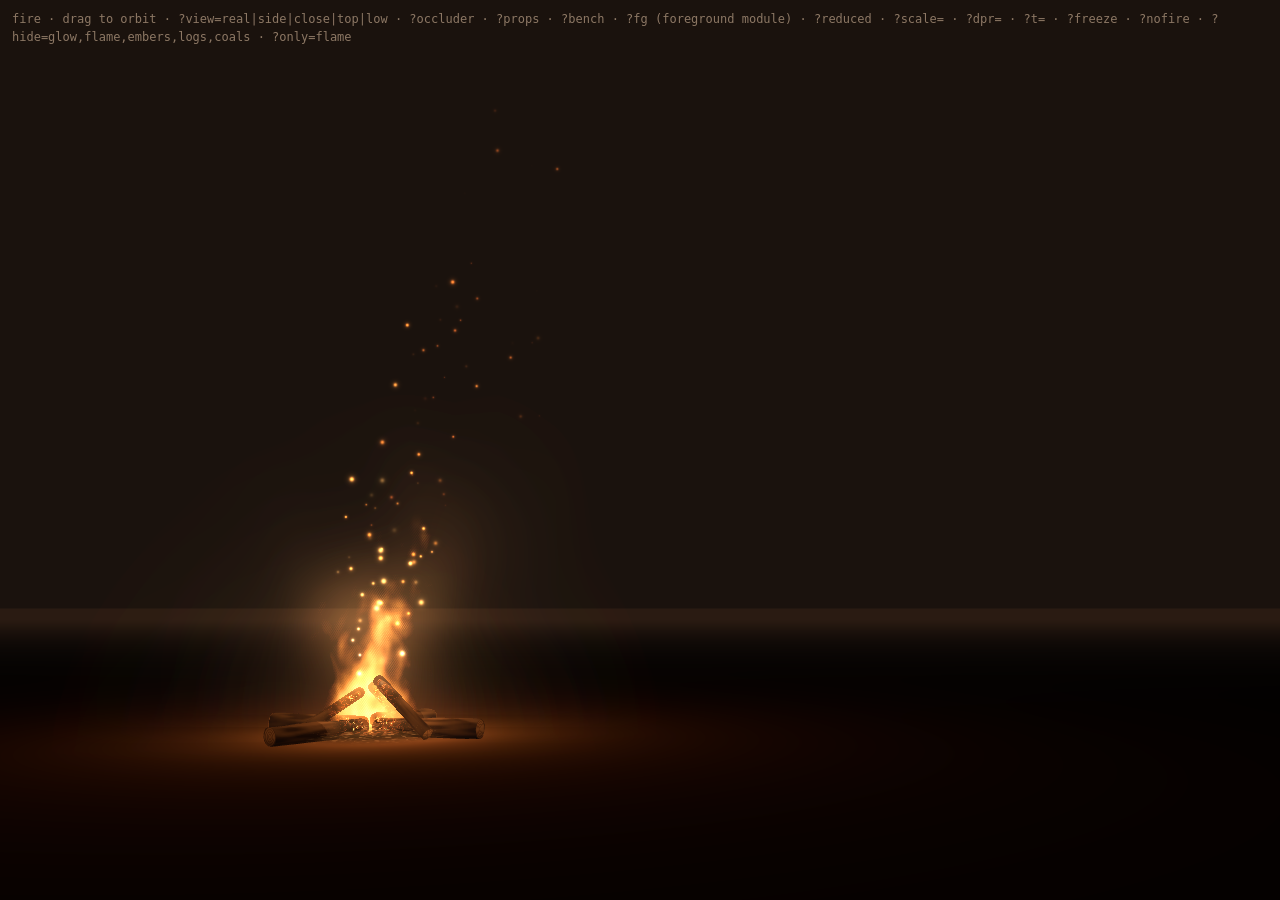
<file: dev/fire.html>
<!DOCTYPE html>
<html lang="en">
<head>
  <meta charset="utf-8">
  <meta name="viewport" content="width=device-width, initial-scale=1">
  <title>Iskry dev: fire</title>
  <link rel="stylesheet" href="../css/tokens.css">
  <style>
    html, body { margin: 0; height: 100%; background: var(--night); overflow: hidden; }
    canvas { display: block; }
    #hud { position: fixed; left: 12px; top: 10px; font: 12px/1.5 monospace; color: var(--muted); opacity: .75; pointer-events: none; }
  </style>
  <script type="importmap">
    { "imports": { "three": "../vendor/three/three.module.js", "three/addons/": "../vendor/three/addons/" } }
  </script>
</head>
<body>
  <div id="hud">fire · drag to orbit · ?view=real|side|close|top|low · ?occluder · ?props · ?bench · ?fg (foreground module)
    · ?reduced · ?scale= · ?dpr= · ?t= · ?freeze · ?nofire · ?hide=glow,flame,embers,logs,coals · ?only=flame<br><span id="ms"></span></div>
  <script type="module">
    import * as THREE from 'three';
    import { createFire } from '../js/scene/fire.js';
    import { FIRE as FIRE_POS, BENCH } from '../js/scene/layout.js';

    // a tiny orbit (drag: orbit, wheel: dolly), no addon needed
    class Orbit {
      constructor(cam, el) {
        this.cam = cam; this.target = new THREE.Vector3(); this.sph = new THREE.Spherical();
        let down = null;
        el.addEventListener('pointerdown', (e) => { down = [e.clientX, e.clientY]; el.setPointerCapture(e.pointerId); });
        el.addEventListener('pointerup', () => { down = null; });
        el.addEventListener('pointermove', (e) => {
          if (!down) return;
          this.sph.theta -= (e.clientX - down[0]) * 0.005; this.sph.phi -= (e.clientY - down[1]) * 0.005;
          this.sph.phi = Math.min(Math.PI - 0.05, Math.max(0.05, this.sph.phi));
          down = [e.clientX, e.clientY]; this.apply();
        });
        el.addEventListener('wheel', (e) => { this.sph.radius *= Math.exp(e.deltaY * 0.001); this.apply(); }, { passive: true });
      }
      sync() { this.sph.setFromVector3(this.cam.position.clone().sub(this.target)); this.apply(); }
      apply() { this.cam.position.setFromSpherical(this.sph).add(this.target); this.cam.lookAt(this.target); }
      update() {}
    }

    window.__errors = [];
    window.addEventListener('error', (e) => window.__errors.push(String(e.message)));
    const q = new URLSearchParams(location.search);
    const css = getComputedStyle(document.documentElement);
    const readToken = (name, fallback) => {
      const v = css.getPropertyValue(name).trim();
      if (!v) return fallback;
      const n = parseFloat(v);
      return typeof fallback === 'number' && Number.isFinite(n) ? n : v;
    };

    const renderer = new THREE.WebGLRenderer({ antialias: true, alpha: true, powerPreference: 'high-performance' });
    renderer.outputColorSpace = THREE.SRGBColorSpace; renderer.toneMapping = THREE.NoToneMapping;
    renderer.setPixelRatio(parseFloat(q.get('dpr')) || Math.min(2, devicePixelRatio));
    renderer.setSize(innerWidth, innerHeight);
    renderer.setClearColor(new THREE.Color(readToken('--night', '#1a120d')));
    document.body.appendChild(renderer.domElement);

    const FIRE = new THREE.Vector3(FIRE_POS.x, FIRE_POS.y, FIRE_POS.z), SCALE = parseFloat(q.get('scale') || 1.3);
    const scene = new THREE.Scene();
    const camera = new THREE.PerspectiveCamera(40, innerWidth / innerHeight, 0.1, 450);
    scene.fog = new THREE.Fog(new THREE.Color('#2a1b12'), 14, 72);   // what sky.js suggests at night

    // views: the real camera, and off-axis ones around the fire
    const VIEWS = {
      real: [[0, 1.6, 12], [0, 4.1, -10]],
      side: [[5.5, 1.3, -1.2], [-3, 1.1, -2]],
      close: [[-1.6, 1.0, 1.4], [-3, 0.7, -2]],
      top: [[-1.0, 6.5, 3.5], [-3, 0.5, -2]],
      low: [[-3.3, 0.35, 3.2], [-3, 1.0, -2]],
      back: [[-6.5, 1.8, -8.5], [-3, 1.0, -2]],
    };
    const view = VIEWS[q.get('view')] ? q.get('view') : 'real';
    camera.position.fromArray(VIEWS[view][0]);
    const controls = new Orbit(camera, renderer.domElement);
    controls.target.fromArray(VIEWS[view][1]);
    controls.sync();

    // stand-in ground (lit, like the foreground's ground cover will be) and props
    const ground = new THREE.Mesh(new THREE.PlaneGeometry(200, 200),
      new THREE.MeshLambertMaterial({ color: 0x3a2a1e }));
    ground.rotation.x = -Math.PI / 2;
    scene.add(ground);
    scene.add(new THREE.HemisphereLight(0x1c1a26, 0x0a0705, 0.5));
    const pale = new THREE.MeshLambertMaterial({ color: 0xcdbca4 });
    const wood = new THREE.MeshLambertMaterial({ color: 0x6a4a30 });
    if (q.has('props')) for (let i = -2; i <= 2; i++) {
      const s = new THREE.Mesh(new THREE.SphereGeometry(0.4, 24, 16), pale);
      s.position.set(FIRE.x + i * 3, 0.4, FIRE.z - 3 + Math.abs(i) * 1.5); scene.add(s);
    }
    if (q.has('bench') || q.has('props')) {   // the foreground's log bench, just beyond the fire
      const b = new THREE.Mesh(new THREE.CylinderGeometry(BENCH.radius, BENCH.radius, BENCH.length, 16), wood);
      b.geometry.rotateZ(Math.PI / 2); b.rotation.y = -Math.atan2(BENCH.dirZ, BENCH.dirX); b.position.set(BENCH.x, BENCH.radius + 0.05, BENCH.z); scene.add(b);
    }
    if (q.has('occluder')) {    // a fence post and rail between the camera and the fire
      const post = new THREE.Mesh(new THREE.BoxGeometry(0.16, 1.5, 0.16), wood);
      post.position.set(FIRE.x + 0.35, 0.75, FIRE.z + 3.2); scene.add(post);
      const rail = new THREE.Mesh(new THREE.BoxGeometry(2.6, 0.12, 0.1), wood);
      rail.position.set(FIRE.x + 0.6, 0.9, FIRE.z + 3.2); scene.add(rail);
      const ball = new THREE.Mesh(new THREE.SphereGeometry(0.45, 24, 16), pale);
      ball.position.set(FIRE.x - 1.2, 0.45, FIRE.z + 1.9); scene.add(ball);
    }

    const ctx = { scene, camera, renderer, reducedMotion: q.has('reduced') || matchMedia('(prefers-reduced-motion: reduce)').matches, readToken };
    if (q.has('fg')) {
      try {
        const { createForeground } = await import('../js/scene/foreground.js');
        window.fg = createForeground(ctx, { firePosition: FIRE.clone(), wind: 0.25 });
        ground.visible = false;
      } catch (e) { console.warn(e); }
    }
    let fire = null;
    if (!q.has('nofire')) fire = createFire(ctx, { position: FIRE.clone(), scale: SCALE, wind: 0.25 });
    if (fire && q.get('hide')) for (const n of q.get('hide').split(',')) { const c = fire.group.getObjectByName('fire-' + n); if (c) c.visible = false; }
    if (fire && q.get('only')) for (const c of fire.group.children) if (!c.isLight && c.name !== 'fire-' + q.get('only')) c.visible = false;
    window.fire = fire; window.__dev = { THREE, scene, camera, renderer, ctx, createFire, controls, VIEWS };

    addEventListener('resize', () => {
      renderer.setSize(innerWidth, innerHeight);
      camera.aspect = innerWidth / innerHeight; camera.updateProjectionMatrix();
      if (fire) fire.resize(innerWidth, innerHeight);
    });

    // GPU timing: alternate frames with the fire shown and hidden (timer queries if available)
    const gl = renderer.getContext();
    const tq = gl.getExtension('EXT_disjoint_timer_query_webgl2');
    const gpu = { on: [], off: [], cpu: [] };
    window.__gpu = gpu;
    let pending = [];
    const avg = (a) => a.length ? a.reduce((s, x) => s + x, 0) / a.length : NaN;
    window.__fireGpuMs = () => ({ ext: !!tq, on: avg(gpu.on), off: avg(gpu.off), fire: avg(gpu.on) - avg(gpu.off), cpuUpdate: avg(gpu.cpu), n: gpu.on.length });

    // burst benchmark: N renders inside one timer query, fire alone vs the same with the fire hidden
    window.__bench = (n = 30) => new Promise((res) => {
      if (!tq || !fire) return res(null);
      const others = scene.children.filter((c) => c !== fire.group && c.visible);
      const run = (show) => {
        for (const c of others) c.visible = false;
        fire.group.visible = show;
        const qq = gl.createQuery();
        gl.beginQuery(tq.TIME_ELAPSED_EXT, qq);
        for (let i = 0; i < n; i++) renderer.render(scene, camera);
        gl.endQuery(tq.TIME_ELAPSED_EXT);
        for (const c of others) c.visible = true;
        fire.group.visible = true;
        return qq;
      };
      const pairs = [];
      for (let k = 0; k < 5; k++) pairs.push([run(true), run(false)]);
      const poll = () => {
        if (!pairs.every(([a, b]) => gl.getQueryParameter(a, gl.QUERY_RESULT_AVAILABLE) && gl.getQueryParameter(b, gl.QUERY_RESULT_AVAILABLE))) return setTimeout(poll, 50);
        const ms = pairs.map(([a, b]) => (gl.getQueryParameter(a, gl.QUERY_RESULT) - gl.getQueryParameter(b, gl.QUERY_RESULT)) / 1e6 / n);
        pairs.forEach(([a, b]) => { gl.deleteQuery(a); gl.deleteQuery(b); });
        ms.sort((x, y) => x - y);
        res({ fireMsPerFrame: ms, median: ms[2], px: [renderer.domElement.width, renderer.domElement.height] });
      };
      poll();
    });

    const t0 = performance.now(); let last = t0, frameNo = 0;
    const tOffset = parseFloat(q.get('t') || 0);
    renderer.setAnimationLoop(() => {
      const now = performance.now(), dt = (now - last) / 1000; last = now;
      const t = q.has('freeze') ? tOffset : (now - t0) / 1000 + tOffset;
      controls.update();
      if (fire) {
        const a = performance.now();
        fire.update(t, dt);
        gpu.cpu.push(performance.now() - a); if (gpu.cpu.length > 300) gpu.cpu.shift();
      }
      if (window.fg) window.fg.update(t, dt);
      const measure = tq && fire && window.__measure;
      const hide = measure && (frameNo & 1);
      if (fire) fire.group.visible = !hide;
      let qu = null;
      if (measure) { qu = gl.createQuery(); gl.beginQuery(tq.TIME_ELAPSED_EXT, qu); }
      renderer.render(scene, camera);
      if (qu) { gl.endQuery(tq.TIME_ELAPSED_EXT); pending.push([qu, hide]); }
      if (fire) fire.group.visible = true;
      pending = pending.filter(([qq, h]) => {
        if (!gl.getQueryParameter(qq, gl.QUERY_RESULT_AVAILABLE)) return true;
        if (!gl.getParameter(tq.GPU_DISJOINT_EXT)) {
          const ms = gl.getQueryParameter(qq, gl.QUERY_RESULT) / 1e6;
          const arr = h ? gpu.off : gpu.on; arr.push(ms); if (arr.length > 240) arr.shift();
        }
        gl.deleteQuery(qq);
        return false;
      });
      frameNo++;
      if (frameNo % 30 === 0 && window.__measure) {
        const r = window.__fireGpuMs();
        document.getElementById('ms').textContent = `gpu frame ${r.on.toFixed(2)} ms, fire ${r.fire.toFixed(2)} ms`;
      }
    });
  </script>
</body>
</html>
</file>
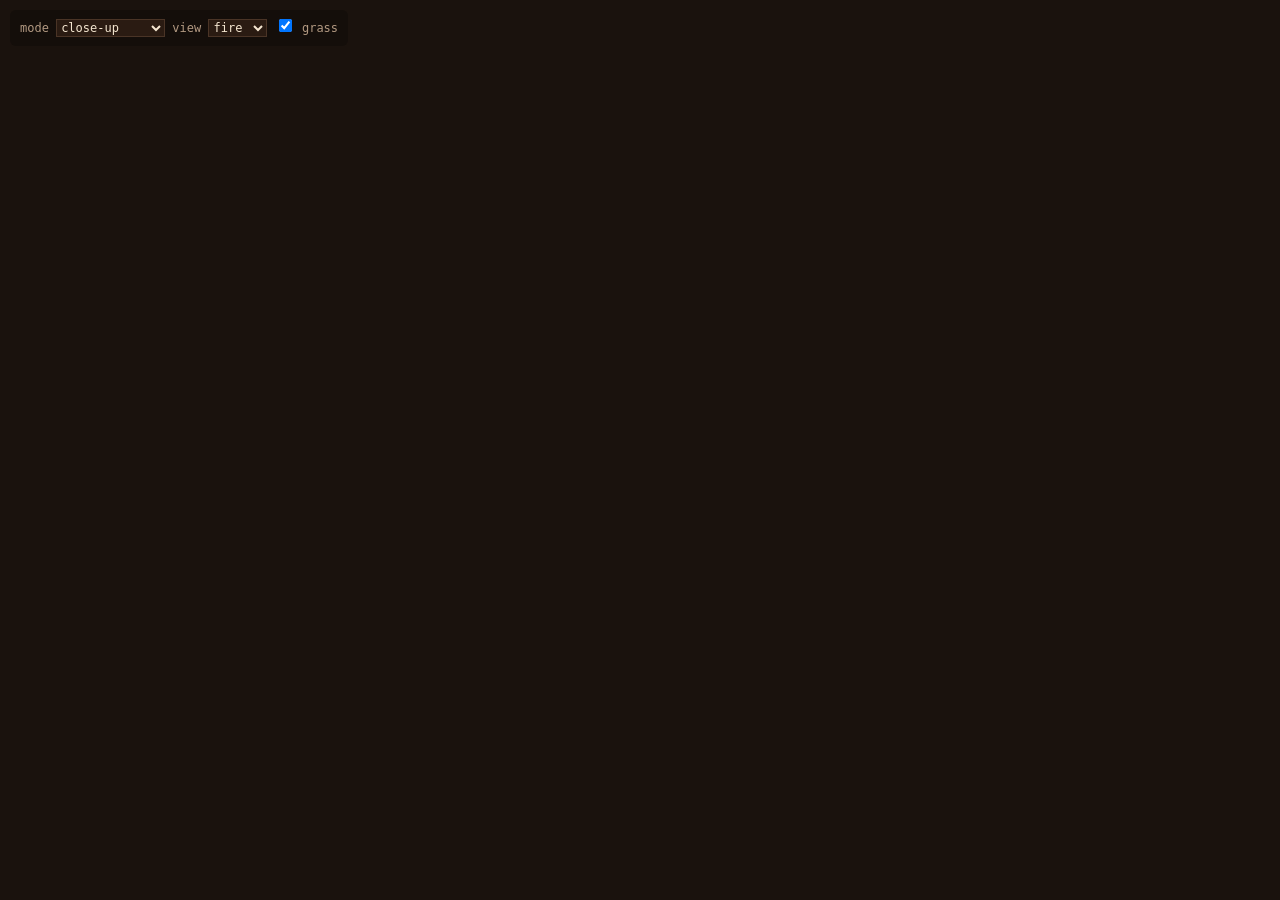
<file: dev/grass.html>
<!DOCTYPE html>
<!--
  Iskry · dev/grass.html: test bench for js/scene/grass.js.
  Serve the repo root (python3 -m http.server) and open /dev/grass.html.
  Two modes:
    close  (default)  a close-up by the fire, drag to orbit (shift/right-drag pans, wheel zooms).
                      Presets: view=fire (backlit blades between us and the fire), edge (forest-side
                      bracken), fence (rank grass along the fence), road (ruts and crown).
    scene  ?mode=scene the real composition: camera (0,1.6,12) -> (0,4.1,-10), fov 40.
  Neighbours are loaded when present (guarded): sky, fire, ground, road, fence, log, foreground, trees.
  URL params: mode=close|scene, view=fire|edge|fence|road, rm=1 (reduced motion), nosky=1, nofire=1,
    nonear=1 (no neighbouring near-world modules), notrees=1, gain=N (CSS brightness), wind=N, density=N, hour=H
  window.bench.perf(n) measures the grass's GPU cost (renders with and without it, synced by readPixels).
-->
<html lang="en">
<head>
  <meta charset="utf-8">
  <meta name="viewport" content="width=device-width, initial-scale=1">
  <title>Iskry · grass bench</title>
  <link rel="stylesheet" href="../css/tokens.css">
  <style>
    html, body { margin: 0; height: 100%; background: var(--night, #0b0705); overflow: hidden; }
    #gl { position: fixed; inset: 0; }
    #ui { position: fixed; left: 10px; top: 10px; font: 12px ui-monospace, monospace; color: #b39a82;
          background: rgba(19, 13, 10, 0.72); padding: 6px 10px; border-radius: 6px; line-height: 1.9; }
    #ui select, #ui input { font: inherit; background: #2a1b12; color: #f4e6d0; border: 1px solid #4a3426; }
    #hud { position: fixed; left: 10px; bottom: 8px; font: 11px ui-monospace, monospace; color: #8b7563; white-space: pre; }
  </style>
  <script type="importmap">
    { "imports": {
        "three": "../vendor/three/three.module.js",
        "three/addons/": "../vendor/three/addons/"
    } }
  </script>
</head>
<body>
  <div id="gl"></div>
  <div id="ui">
    <label>mode <select id="mode"><option value="close">close-up</option><option value="scene">scene camera</option></select></label>
    <label>view <select id="view"><option>fire</option><option>edge</option><option>fence</option><option>road</option></select></label>
    <label><input id="grass" type="checkbox" checked> grass</label>
  </div>
  <div id="hud"></div>
  <script type="module">
    import * as THREE from 'three';
    import { createGrass } from '../js/scene/grass.js';
    import { FIRE } from '../js/scene/layout.js';

    const q = new URLSearchParams(location.search);
    window.__errors = [];
    addEventListener('error', (e) => window.__errors.push(String(e.message)));
    const $ = (id) => document.getElementById(id);
    const mode = q.get('mode') === 'scene' ? 'scene' : 'close';
    const view = q.get('view') || 'fire';
    $('mode').value = mode; $('view').value = view;
    const reload = () => { q.set('mode', $('mode').value); q.set('view', $('view').value); location.search = q.toString(); };
    $('mode').addEventListener('change', reload); $('view').addEventListener('change', reload);

    const renderer = new THREE.WebGLRenderer({ antialias: true, alpha: true, powerPreference: 'high-performance' });
    renderer.setPixelRatio(Math.min(devicePixelRatio, 2));
    renderer.setSize(innerWidth, innerHeight);
    renderer.setClearColor(0x000000, 0);
    $('gl').appendChild(renderer.domElement);
    if (q.has('gain')) renderer.domElement.style.filter = `brightness(${+q.get('gain') || 3})`;

    const scene = new THREE.Scene();
    scene.fog = new THREE.Fog(new THREE.Color('#301d11'), 14, 72);
    const camera = new THREE.PerspectiveCamera(40, innerWidth / innerHeight, 0.03, 450);
    const css = getComputedStyle(document.documentElement);
    const readToken = (name, fallback) => {
      const v = css.getPropertyValue(name).trim();
      if (!v) return fallback;
      const n = parseFloat(v);
      return /^-?[\d.]+(ms|px)?$/.test(v) && !isNaN(n) ? n : v;
    };
    const ctx = { scene, camera, renderer, reducedMotion: q.get('rm') === '1', readToken };
    const modules = [];
    const firePos = new THREE.Vector3(FIRE.x, FIRE.y, FIRE.z);
    const wind = q.has('wind') ? +q.get('wind') : 0.25;
    const load = async (name, factory, opts) => {
      try {
        const mod = await import(`../js/scene/${name}.js`);
        const h = mod[factory](ctx, opts);
        modules.push(h);
        if (h.setTimeOfDay) h.setTimeOfDay(tod);
        return h;
      } catch (e) { console.warn('bench: module', name, 'unavailable', e.message); return null; }
    };
    const tod = { hour: 22, dusk: 0, night: 1, dawn: 0 };

    if (q.get('nosky') !== '1') {
      const sky = await load('sky', 'createSky', { horizonY: 0, radius: 90 });
      if (sky && sky.fogColor) { scene.fog.color.copy(sky.fogColor); scene.fog.near = sky.fogNear; scene.fog.far = sky.fogFar; }
    } else scene.background = new THREE.Color('#140d09');
    let fire = null;
    if (q.get('nofire') !== '1') fire = await load('fire', 'createFire', { position: firePos.clone(), scale: 1.3 });
    if (!fire) { const l = new THREE.PointLight('#ff9a48', 30, 60, 2); l.position.set(FIRE.x, 0.8, FIRE.z); scene.add(l); }
    if (q.get('nonear') !== '1') {
      for (const [n, f] of [['ground', 'createGround'], ['road', 'createRoad'], ['fence', 'createFence'], ['log', 'createLog'], ['foreground', 'createForeground']]) {
        await load(n, f, { firePosition: firePos.clone(), wind });
      }
    }
    if (q.get('notrees') !== '1' && mode === 'scene') await load('trees', 'createTrees', { firePosition: firePos.clone(), wind, seed: 7 });

    const t0 = performance.now();
    const grass = createGrass(ctx, { firePosition: firePos.clone(), wind, density: q.has('density') ? +q.get('density') : 1 });
    const createMs = performance.now() - t0;
    grass.setTimeOfDay(tod);
    modules.push(grass);
    $('grass').addEventListener('change', () => { grass.group.visible = $('grass').checked; });
    const s = grass.stats;
    const info = `grass: init ${createMs.toFixed(0)} ms  draws ${s.drawCalls}  tris ${(s.triangles / 1000).toFixed(0)}k  ` +
      Object.entries(s.instances).filter(([k]) => k !== 'plants').map(([k, v]) => `${k} ${v}`).join(' ') +
      '\nplants: ' + Object.entries(s.instances.plants).map(([k, v]) => `${k} ${v}`).join(', ');

    // ------------------------------------------------ camera
    const VIEWS = {
      fire: { pos: [-1.2, 0.55, 2.9], target: [FIRE.x + 0.4, 0.25, FIRE.z + 1.2] },
      edge: { pos: [-5.2, 0.9, 2.5], target: [-9.5, 0.3, -3] },
      fence: { pos: [1.5, 0.9, 3.5], target: [3.4, 0.4, -2.5] },
      road: { pos: [0.2, 1.1, 6.5], target: [0.9, 0.0, 1.5] },
    };
    const sph = new THREE.Spherical(), target = new THREE.Vector3();
    const applyOrbit = () => { camera.position.setFromSpherical(sph).add(target); camera.lookAt(target); };
    if (mode === 'scene') {
      camera.position.set(0, 1.6, 12);
      camera.lookAt(0, 4.1, -10);
    } else {
      const v = VIEWS[view] || VIEWS.fire;
      target.fromArray(v.target);
      camera.position.fromArray(v.pos);
      sph.setFromVector3(camera.position.clone().sub(target));
      applyOrbit();
      const el = renderer.domElement;
      let drag = null;
      el.addEventListener('pointerdown', (e) => { drag = { x: e.clientX, y: e.clientY, pan: e.button === 2 || e.shiftKey }; el.setPointerCapture(e.pointerId); });
      el.addEventListener('pointerup', () => { drag = null; });
      el.addEventListener('contextmenu', (e) => e.preventDefault());
      el.addEventListener('pointermove', (e) => {
        if (!drag) return;
        const dx = e.clientX - drag.x, dy = e.clientY - drag.y; drag.x = e.clientX; drag.y = e.clientY;
        if (drag.pan) {
          const k = sph.radius * 0.0015;
          const r = new THREE.Vector3().setFromMatrixColumn(camera.matrix, 0), u = new THREE.Vector3().setFromMatrixColumn(camera.matrix, 1);
          target.addScaledVector(r, -dx * k).addScaledVector(u, dy * k);
        } else { sph.theta -= dx * 0.006; sph.phi = Math.min(3.1, Math.max(0.05, sph.phi - dy * 0.006)); }
        applyOrbit();
      });
      el.addEventListener('wheel', (e) => { e.preventDefault(); sph.radius *= Math.exp(e.deltaY * 0.001); applyOrbit(); }, { passive: false });
    }
    window.view = (x, y, z, tx, ty, tz) => { camera.position.set(x, y, z); target.set(tx, ty, tz); sph.setFromVector3(camera.position.clone().sub(target)); applyOrbit(); };

    // GPU cost: N synced frames with and without the grass
    window.bench = { grass, scene, camera, renderer, modules, THREE };
    window.bench.perf = (n = 60) => {
      const gl = renderer.getContext();
      const px = new Uint8Array(4);
      const run = (visible) => {
        grass.group.visible = visible;
        renderer.render(scene, camera); gl.readPixels(0, 0, 1, 1, gl.RGBA, gl.UNSIGNED_BYTE, px);
        const t = performance.now();
        for (let i = 0; i < n; i++) renderer.render(scene, camera);
        gl.readPixels(0, 0, 1, 1, gl.RGBA, gl.UNSIGNED_BYTE, px);
        return (performance.now() - t) / n;
      };
      const a = run(false), b = run(true), c = run(false), d = run(true);
      grass.group.visible = true;
      return { without: +((a + c) / 2).toFixed(3), with: +((b + d) / 2).toFixed(3), grass: +(((b + d) - (a + c)) / 2).toFixed(3),
               calls: renderer.info.render.calls, size: [renderer.domElement.width, renderer.domElement.height] };
    };

    // GPU time from EXT_disjoint_timer_query_webgl2: frames alternate with / without the grass
    window.bench.gpu = (n = 40) => new Promise((resolve) => {
      const gl = renderer.getContext();
      const ext = gl.getExtension('EXT_disjoint_timer_query_webgl2');
      if (!ext) { resolve('no timer query'); return; }
      const res = { on: [], off: [] }, pending = [];
      let i = 0;
      const step = () => {
        if (i < n * 2) {
          const on = (i & 1) === 0;
          grass.group.visible = on;
          const qy = gl.createQuery();
          gl.beginQuery(ext.TIME_ELAPSED_EXT, qy);
          renderer.render(scene, camera);
          gl.endQuery(ext.TIME_ELAPSED_EXT);
          pending.push([qy, on]);
          i++;
        }
        for (let k = pending.length - 1; k >= 0; k--) {
          const [qy, on] = pending[k];
          if (gl.getQueryParameter(qy, gl.QUERY_RESULT_AVAILABLE)) {
            if (!gl.getParameter(ext.GPU_DISJOINT_EXT)) (on ? res.on : res.off).push(gl.getQueryParameter(qy, gl.QUERY_RESULT) / 1e6);
            gl.deleteQuery(qy); pending.splice(k, 1);
          }
        }
        if (i >= n * 2 && pending.length === 0) {
          grass.group.visible = true;
          const med = (a) => { const b = a.slice().sort((x, y) => x - y); return b[b.length >> 1] || 0; };
          resolve({ on: +med(res.on).toFixed(3), off: +med(res.off).toFixed(3), grass: +(med(res.on) - med(res.off)).toFixed(3), size: [renderer.domElement.width, renderer.domElement.height] });
        } else requestAnimationFrame(step);
      };
      step();
    });

    addEventListener('resize', () => {
      camera.aspect = innerWidth / innerHeight; camera.updateProjectionMatrix();
      renderer.setSize(innerWidth, innerHeight);
      for (const m of modules) if (m.resize) m.resize(innerWidth, innerHeight);
    });
    const clock = new THREE.Clock();
    let fps = 0, acc = 0, frames = 0;
    renderer.setAnimationLoop(() => {
      const dt = Math.min(0.1, clock.getDelta()), t = clock.elapsedTime;
      for (const m of modules) m.update(t, dt);
      renderer.render(scene, camera);
      acc += dt; frames++;
      if (acc > 1) { fps = frames / acc; acc = 0; frames = 0; }
      $('hud').textContent = `${info}\n${fps.toFixed(0)} fps  calls ${renderer.info.render.calls}  tris ${(renderer.info.render.triangles / 1000).toFixed(0)}k`;
    });
    window.__ready = true;
  </script>
</body>
</html>
</file>
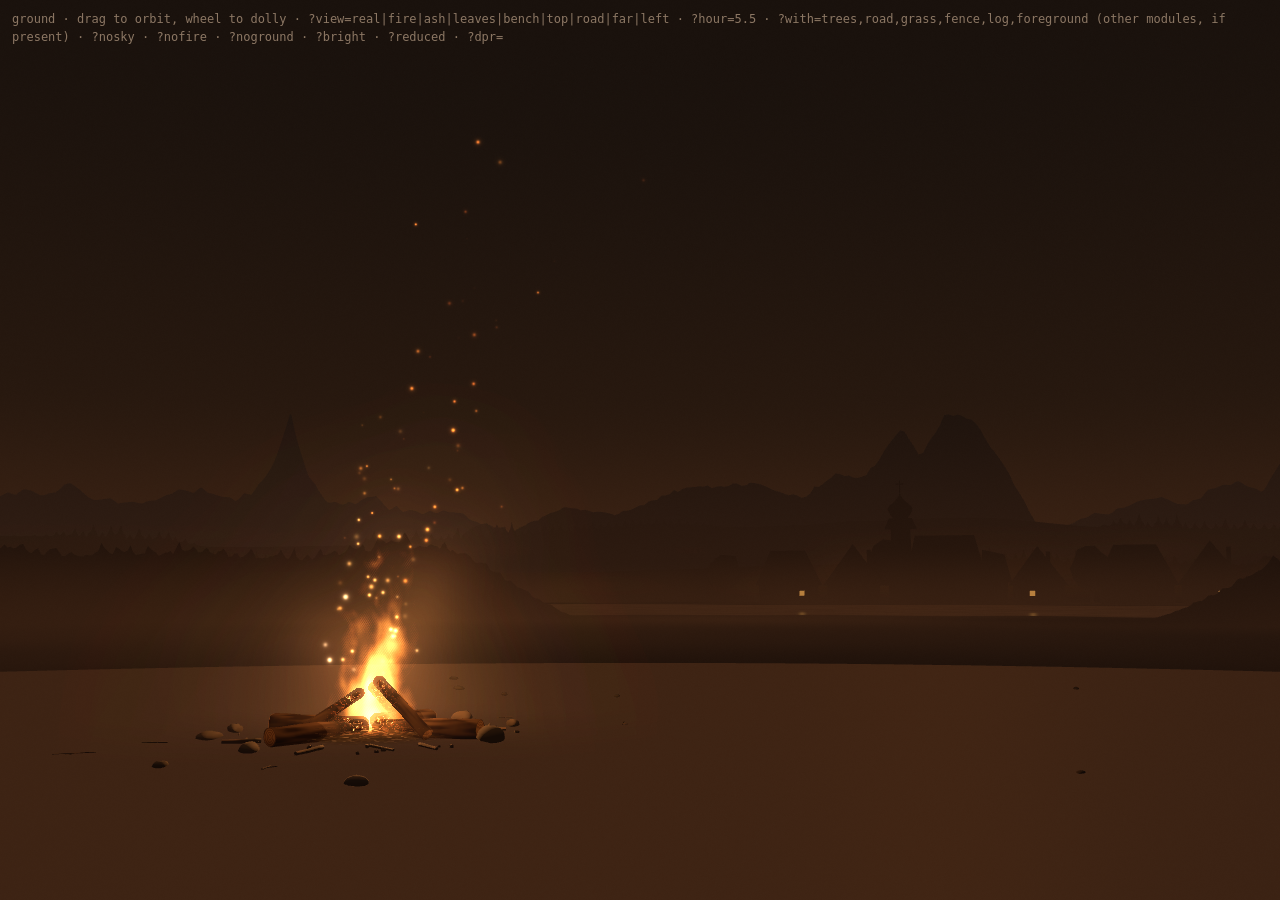
<file: dev/ground.html>
<!DOCTYPE html>
<html lang="en">
<head>
  <meta charset="utf-8">
  <meta name="viewport" content="width=device-width, initial-scale=1">
  <title>Iskry dev: ground</title>
  <link rel="stylesheet" href="../css/tokens.css">
  <style>
    html, body { margin: 0; height: 100%; background: var(--night); overflow: hidden; }
    canvas { display: block; }
    #hud { position: fixed; left: 12px; top: 10px; font: 12px/1.5 monospace; color: var(--muted); opacity: .75; pointer-events: none; }
  </style>
  <script type="importmap">
    { "imports": { "three": "../vendor/three/three.module.js", "three/addons/": "../vendor/three/addons/" } }
  </script>
</head>
<body>
  <div id="hud">ground · drag to orbit, wheel to dolly · ?view=real|fire|ash|leaves|bench|top|road|far|left · ?hour=5.5
    · ?with=trees,road,grass,fence,log,foreground (other modules, if present) · ?nosky · ?nofire · ?noground · ?bright · ?reduced · ?dpr=<br><span id="ms"></span></div>
  <script type="module">
    import * as THREE from 'three';
    import { createGround } from '../js/scene/ground.js';
    import { FIRE as FIRE_POS, CAMERA } from '../js/scene/layout.js';

    class Orbit {
      constructor(cam, el) {
        this.cam = cam; this.target = new THREE.Vector3(); this.sph = new THREE.Spherical();
        let down = null;
        el.addEventListener('pointerdown', (e) => { down = [e.clientX, e.clientY]; el.setPointerCapture(e.pointerId); });
        el.addEventListener('pointerup', () => { down = null; });
        el.addEventListener('pointermove', (e) => {
          if (!down) return;
          this.sph.theta -= (e.clientX - down[0]) * 0.005; this.sph.phi -= (e.clientY - down[1]) * 0.005;
          this.sph.phi = Math.min(Math.PI - 0.05, Math.max(0.05, this.sph.phi));
          down = [e.clientX, e.clientY]; this.apply();
        });
        el.addEventListener('wheel', (e) => { this.sph.radius *= Math.exp(e.deltaY * 0.001); this.apply(); }, { passive: true });
      }
      sync() { this.sph.setFromVector3(this.cam.position.clone().sub(this.target)); this.apply(); }
      apply() { this.cam.position.setFromSpherical(this.sph).add(this.target); this.cam.lookAt(this.target); }
    }

    window.__errors = [];
    window.addEventListener('error', (e) => window.__errors.push(String(e.message)));
    const q = new URLSearchParams(location.search);
    const css = getComputedStyle(document.documentElement);
    const readToken = (name, fallback) => {
      const v = css.getPropertyValue(name).trim();
      if (!v) return fallback;
      const n = parseFloat(v);
      return typeof fallback === 'number' && Number.isFinite(n) ? n : v;
    };

    const renderer = new THREE.WebGLRenderer({ antialias: true, alpha: true, powerPreference: 'high-performance' });
    renderer.outputColorSpace = THREE.SRGBColorSpace; renderer.toneMapping = THREE.NoToneMapping;
    renderer.setPixelRatio(parseFloat(q.get('dpr')) || Math.min(2, devicePixelRatio));
    renderer.setSize(innerWidth, innerHeight);
    renderer.setClearColor(new THREE.Color(readToken('--night', '#1a120d')), 0);
    document.body.appendChild(renderer.domElement);

    const FIRE = new THREE.Vector3(FIRE_POS.x, FIRE_POS.y, FIRE_POS.z);
    const scene = new THREE.Scene();
    const camera = new THREE.PerspectiveCamera(40, innerWidth / innerHeight, 0.05, 450);
    scene.fog = new THREE.Fog(new THREE.Color('#301d11'), 14, 72);

    // views: [position, target]. 'real' is the site's camera (pitched up ~6.5 deg).
    const pitch = 6.5 * Math.PI / 180;
    const VIEWS = {
      real: [[CAMERA.x, CAMERA.y, CAMERA.z], [CAMERA.x, CAMERA.y + Math.tan(pitch) * 20, CAMERA.z - 20]],
      fire: [[-1.2, 1.25, 1.6], [-3, 0.1, -2]],
      ash: [[-2.2, 0.75, 0.2], [-3, 0.0, -1.6]],
      leaves: [[-5.4, 0.7, 1.2], [-5.6, 0.0, -0.4]],
      bench: [[0.4, 1.3, -0.4], [-1.6, 0.1, -3.6]],
      top: [[-2.5, 7.5, 3.5], [-2.5, 0, -2.5]],
      road: [[1.6, 1.0, 6.5], [1.0, 0.0, 2.0]],
      far: [[0, 4.5, 14], [0, 0, -10]],
      left: [[-6.0, 1.0, 4.0], [-9.6, 0.0, -3.4]],
    };
    const view = VIEWS[q.get('view')] ? q.get('view') : 'real';
    camera.position.fromArray(VIEWS[view][0]);
    const controls = new Orbit(camera, renderer.domElement);
    controls.target.fromArray(VIEWS[view][1]);
    controls.sync();
    if (q.has('bright')) scene.add(new THREE.HemisphereLight(0x8899aa, 0x332211, 1.2));   // inspection only

    const reduced = q.has('reduced') || matchMedia('(prefers-reduced-motion: reduce)').matches;
    const ctx = { scene, camera, renderer, reducedMotion: reduced, readToken };
    const mods = {};
    window.__mods = mods;
    async function load(name, factory, opts) {
      try {
        const mod = await import(`../js/scene/${name}.js`);
        mods[name] = mod[factory](ctx, opts);
        if (mods[name].resize) mods[name].resize(innerWidth, innerHeight);
      } catch (e) { console.warn('dev: module ' + name + ' unavailable', e); }
    }
    const cap = (s) => s[0].toUpperCase() + s.slice(1);
    if (!q.has('nosky')) await load('sky', 'createSky', { horizonY: 0, radius: 90 });
    if (mods.sky && mods.sky.fogColor) { scene.fog.color.copy(mods.sky.fogColor); scene.fog.near = mods.sky.fogNear; scene.fog.far = mods.sky.fogFar; }
    if (!q.has('noground')) {
      const a = performance.now();
      mods.ground = createGround(ctx, { firePosition: FIRE.clone(), wind: 0.25 });
      mods.ground.stats.wallMs = Math.round(performance.now() - a);
      if (q.has('debug')) { const m = mods.ground.group.getObjectByName('ground-floor').material; m.defines = { GROUND_DEBUG: q.get('debug') }; m.needsUpdate = true; }
    }
    for (const name of (q.get('with') || '').split(',').filter(Boolean)) {
      await load(name, 'create' + cap(name), { firePosition: FIRE.clone(), wind: 0.25 });
    }
    if (!q.has('nofire')) await load('fire', 'createFire', { position: FIRE.clone(), scale: 1.3, wind: 0.25 });

    // time of day, as js/scene.js computes it (?hour= pins it)
    const KEYS = [[0, 0, 1, 0], [3.5, 0, 1, 0], [5.5, 0, 0.3, 0.7], [7, 0, 0.2, 0.8], [9, 0.3, 0.7, 0], [16, 0.3, 0.7, 0], [17.5, 0.8, 0.2, 0], [20, 0, 1, 0], [24, 0, 1, 0]];
    function tod(h) {
      let i = 0; while (i < KEYS.length - 2 && h >= KEYS[i + 1][0]) i++;
      const a = KEYS[i], b = KEYS[i + 1], t0 = (h - a[0]) / (b[0] - a[0]), t = t0 * t0 * (3 - 2 * t0);
      return { hour: h, dusk: a[1] + (b[1] - a[1]) * t, night: a[2] + (b[2] - a[2]) * t, dawn: a[3] + (b[3] - a[3]) * t };
    }
    const hour = q.has('hour') ? parseFloat(q.get('hour')) : 22;
    const T = tod(((hour % 24) + 24) % 24);
    for (const m of Object.values(mods)) if (m && m.setTimeOfDay) m.setTimeOfDay(T);
    if (mods.sky && mods.sky.fogColor) scene.fog.color.copy(mods.sky.fogColor);
    if (mods.sky && mods.moon && mods.sky.setMoon) mods.sky.setMoon(mods.moon.direction, mods.moon.illumination || 0);

    window.__dev = { THREE, scene, camera, renderer, controls, VIEWS, mods };
    addEventListener('resize', () => {
      renderer.setSize(innerWidth, innerHeight);
      camera.aspect = innerWidth / innerHeight; camera.updateProjectionMatrix();
      for (const m of Object.values(mods)) if (m && m.resize) m.resize(innerWidth, innerHeight);
    });

    // burst benchmark: N renders with the ground shown vs hidden
    const gl = renderer.getContext();
    const tq = gl.getExtension('EXT_disjoint_timer_query_webgl2');
    window.__bench = (n = 30) => new Promise((res) => {
      if (!tq || !mods.ground) return res(null);
      const run = (show) => {
        mods.ground.group.visible = show;
        const qq = gl.createQuery();
        gl.beginQuery(tq.TIME_ELAPSED_EXT, qq);
        for (let i = 0; i < n; i++) renderer.render(scene, camera);
        gl.endQuery(tq.TIME_ELAPSED_EXT);
        mods.ground.group.visible = true;
        return qq;
      };
      const pairs = [];
      for (let k = 0; k < 5; k++) pairs.push([run(true), run(false)]);
      const poll = () => {
        if (!pairs.every(([a, b]) => gl.getQueryParameter(a, gl.QUERY_RESULT_AVAILABLE) && gl.getQueryParameter(b, gl.QUERY_RESULT_AVAILABLE))) return setTimeout(poll, 50);
        const ms = pairs.map(([a, b]) => (gl.getQueryParameter(a, gl.QUERY_RESULT) - gl.getQueryParameter(b, gl.QUERY_RESULT)) / 1e6 / n);
        pairs.forEach(([a, b]) => { gl.deleteQuery(a); gl.deleteQuery(b); });
        ms.sort((x, y) => x - y);
        res({ groundMsPerFrame: ms, median: ms[2], px: [renderer.domElement.width, renderer.domElement.height] });
      };
      poll();
    });

    const t0 = performance.now(); let last = t0;
    renderer.setAnimationLoop(() => {
      const now = performance.now(), dt = (now - last) / 1000; last = now;
      const t = (now - t0) / 1000;
      for (const m of Object.values(mods)) if (m && m.update) m.update(t, dt);
      renderer.render(scene, camera);
    });
    window.__ready = true;
  </script>
</body>
</html>
</file>
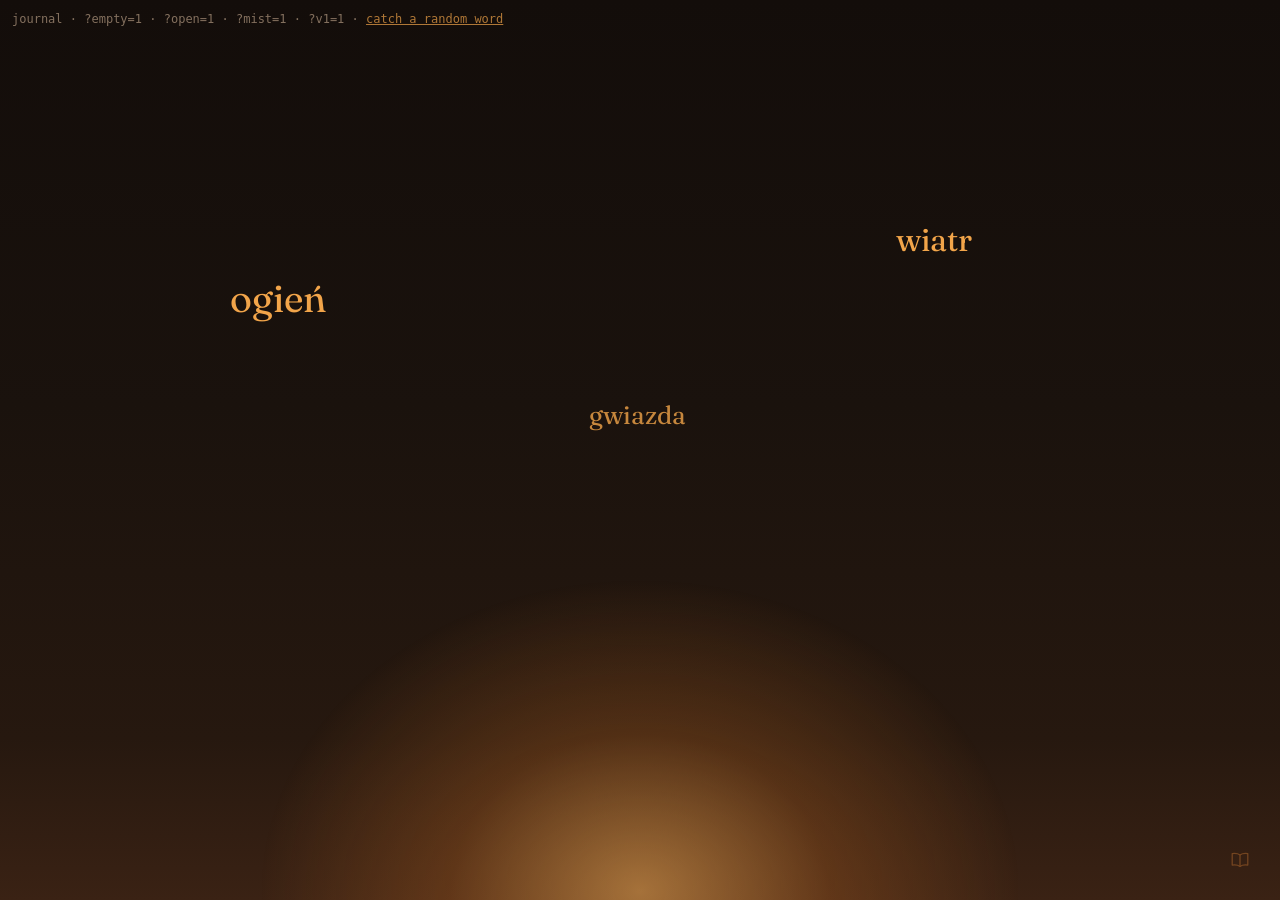
<file: dev/journal.html>
<!DOCTYPE html>
<html lang="en">
<head>
  <meta charset="utf-8">
  <meta name="viewport" content="width=device-width, initial-scale=1">
  <title>Iskry dev: journal</title>
  <!-- ?empty=1 empty state · ?open=1 open on load · ?mist=1 mist on · ?v1=1 seed old v1 storage (migration) · ?keep=1 keep this page's stored memory -->
  <link rel="preconnect" href="https://fonts.googleapis.com">
  <link rel="preconnect" href="https://fonts.gstatic.com" crossorigin>
  <link href="https://fonts.googleapis.com/css2?family=Fraunces:ital,opsz,wght@0,9..144,300..600;1,9..144,300..600&family=Lora:ital,wght@0,400..600;1,400..600&display=swap&subset=latin-ext" rel="stylesheet">
  <link rel="stylesheet" href="../css/tokens.css">
  <link rel="stylesheet" href="../css/main.css">
  <link rel="stylesheet" href="../css/journal.css">
  <style>
    #hud { position: fixed; left: 12px; top: 10px; font: 12px/1.6 monospace; color: var(--muted); opacity: .7; }
    #hud button { font: inherit; text-decoration: underline; color: var(--ember); }
    .fake-fire { position: fixed; left: 50%; bottom: -14vh; width: 60vw; height: 50vh; transform: translateX(-50%);
      background: radial-gradient(ellipse at 50% 70%, var(--glow-strong), var(--glow-soft) 35%, transparent 70%); pointer-events: none; }
    .fake-word { position: fixed; font-family: var(--font-pl); color: var(--ember); }
  </style>
  <script>
    // Seed this origin's memory before memory.js loads (dev page only).
    // Default: v2 data (stages, tonight's catches, a word only opened from a chip).
    // ?v1=1 seeds the old iskry.memory.v1 shape instead, to watch the migration.
    (function () {
      var q = new URLSearchParams(location.search);
      if (q.get("keep")) return;
      var V2 = "iskry.memory.v2", V1 = "iskry.memory.v1", DAY = 864e5, now = Date.now(), v2 = {}, v1 = {};
      function key(t) {
        var d = new Date(t - 4 * 36e5);
        return d.getFullYear() + "-" + String(d.getMonth() + 1).padStart(2, "0") + "-" + String(d.getDate()).padStart(2, "0");
      }
      // daysAgo: the visit days with a catch (0 = today). stage: 1..7.
      function seed(id, count, daysAgo, stage) {
        var d = daysAgo.map(function (n) { return key(now - n * DAY); }).sort();
        var first = now - Math.max.apply(null, daysAgo) * DAY, last = now - Math.min.apply(null, daysAgo) * DAY - 6e5;
        v1[id] = { c: count, f: first, l: last, d: d };
        v2[id] = { c: count, n: count, f: first, l: last, k: last, a: last, s: stage, d: d };
      }
      if (!q.get("empty")) {
        seed("ogien", 7, [6, 3, 1], 5);    // golden
        seed("noc", 6, [5, 2, 0], 5);      // golden, caught tonight
        seed("iskra", 2, [1], 2);
        seed("gitara", 1, [0], 1);         // tonight
        seed("kot", 3, [4, 0], 3);         // tonight
        seed("koc", 1, [2], 1);
        seed("herbata", 5, [8, 4, 1], 4);  // golden
        seed("chleb", 1, [0], 1);          // tonight
        seed("wiatr", 2, [3], 2);
        seed("sowa", 1, [0], 1);           // tonight
        seed("spokoj", 1, [1], 1);
        seed("tesknota", 2, [2, 0], 2);    // tonight
        seed("babcia", 1, [0], 1);         // tonight
        seed("dobranoc", 4, [3, 0], 3);    // tonight
        seed("tak", 3, [2, 1], 3);
        seed("dziekuje", 1, [0], 1);       // tonight
        seed("unknown-id", 2, [1], 1);     // must be skipped by the journal
        v2.kotek = { c: 2, n: 0, f: now - 6e5, l: now - 6e5, k: 0, a: 0, s: 0, d: [] };   // chip only: not listed
      }
      try {
        localStorage.removeItem(V2);
        localStorage.removeItem(V1);
        if (q.get("v1")) localStorage.setItem(V1, JSON.stringify({ v: 1, words: v1 }));
        else localStorage.setItem(V2, JSON.stringify({ v: 2, words: v2 }));
        if (q.get("mist")) localStorage.setItem("iskry.journal.v1", "mist");
        else localStorage.removeItem("iskry.journal.v1");
      } catch (e) {}
    })();
  </script>
</head>
<body>
  <div id="hud">journal · ?empty=1 · ?open=1 · ?mist=1 · ?v1=1 · <button type="button" id="catch">catch a random word</button></div>
  <div class="fake-fire" aria-hidden="true"></div>
  <span class="fake-word" style="left: 18vw; top: 30vh; font-size: 2.4rem">ogień</span>
  <span class="fake-word" style="left: 46vw; top: 44vh; font-size: 1.6rem; opacity: .8">gwiazda</span>
  <span class="fake-word" style="left: 70vw; top: 24vh; font-size: 2rem">wiatr</span>

  <div id="card-root" hidden></div>
  <div id="journal-root"></div>

  <script src="../data/words.js"></script>
  <script src="../js/memory.js"></script>
  <script src="../js/card.js"></script><!-- only for Iskry.card.mark (the word in its example); the card is not started -->
  <script src="../js/journal.js"></script>
  <script>
    window.__errors = [];
    window.addEventListener("error", function (e) { window.__errors.push(String(e.message)); });
    var byId = {};
    Iskry.WORDS.forEach(function (w) { byId[w.id] = w; });
    Iskry.journal.init(document.getElementById("journal-root"), byId);
    document.getElementById("catch").addEventListener("click", function () {
      var w = Iskry.WORDS[Math.floor(Math.random() * Iskry.WORDS.length)];
      Iskry.memory.record(w.id);
    });
    if (new URLSearchParams(location.search).get("open")) document.querySelector(".journal-toggle").click();
  </script>
</body>
</html>
</file>
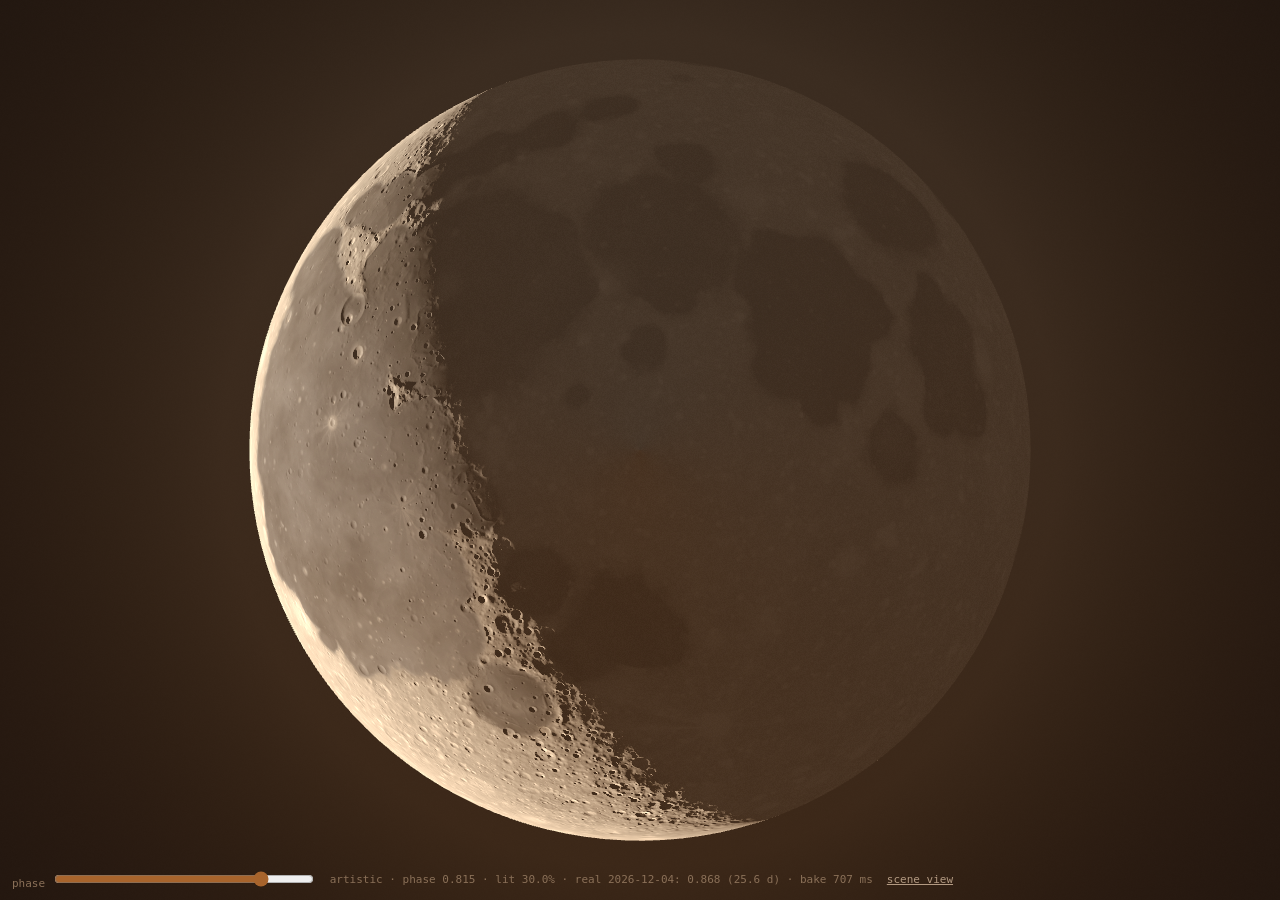
<file: dev/moon.html>
<!DOCTYPE html>
<!--
  Iskry · dev/moon.html — standalone test bench for js/scene/moon.js.
  Serve the repo root (python3 -m http.server) and open /dev/moon.html.
  URL params:
    view=close|scene   close-up (drag to orbit, wheel to zoom) or the site camera with sky.js behind
    moonphase=0..1     phase override (0 new, 0.25 first quarter, 0.5 full, 0.75 last quarter)
    minillum=0..1      never thinner than this lit fraction (default 0.3; 0 shows the true sliver)
    date=ISO           the date whose real phase is shown (default: now)
    size=deg az=deg alt=deg tilt=deg relief=N tex=N (baked map height)   moon options
    rm=1               reduced motion       labels=0   no test words in scene view
    gain=N             brightens the canvas N times (CSS filter) to inspect earthshine and banding
  window.measure() returns CPU/GPU timings; window.moon is the handle.
-->
<html lang="en">
<head>
  <meta charset="utf-8">
  <meta name="viewport" content="width=device-width, initial-scale=1">
  <title>Iskry · moon bench</title>
  <link rel="stylesheet" href="../css/tokens.css">
  <link href="https://fonts.googleapis.com/css2?family=Fraunces:opsz,wght@9..144,300..600&display=swap&subset=latin-ext" rel="stylesheet">
  <style>
    html, body { margin: 0; height: 100%; background: var(--night); overflow: hidden; }
    #gl { position: fixed; inset: 0; }
    #gl canvas { display: block; }
    #ui { position: fixed; left: 12px; bottom: 10px; font: 11px ui-monospace, monospace; color: #8a7058; display: flex; gap: 14px; align-items: center; }
    #ui input { width: 260px; accent-color: #a8642c; }
    #ui a { color: #b39a82; }
    .lbl {
      position: fixed; font-family: var(--font-pl); color: var(--ember); white-space: nowrap; pointer-events: none;
      text-shadow: 0 0 0.16em color-mix(in srgb, var(--night-deep) 72%, transparent), 0 0 0.7em var(--glow-soft);
      transform: translate(-50%, -50%);
    }
  </style>
  <script type="importmap">
    { "imports": {
        "three": "../vendor/three/three.module.js",
        "three/addons/": "../vendor/three/addons/"
    } }
  </script>
</head>
<body>
  <div id="gl"></div>
  <div id="ui">
    <label>phase <input id="phase" type="range" min="0" max="1" step="0.001"></label>
    <label id="hourL">hour <input id="hour" type="range" min="0" max="24" step="0.05" style="width:180px"></label>
    <span id="info"></span>
    <a id="toggle" href="#"></a>
  </div>
  <script type="module">
    import * as THREE from 'three';
    import { createMoon, moonPhase } from '../js/scene/moon.js';

    const q = new URLSearchParams(location.search);
    const view = q.get('view') === 'scene' ? 'scene' : 'close';
    window.__errors = [];
    addEventListener('error', (e) => window.__errors.push(String(e.message)));

    const renderer = new THREE.WebGLRenderer({ antialias: true, alpha: true });
    renderer.setPixelRatio(Math.min(devicePixelRatio, 2));
    renderer.setSize(innerWidth, innerHeight);
    renderer.outputColorSpace = THREE.SRGBColorSpace;
    renderer.toneMapping = THREE.NoToneMapping;
    document.getElementById('gl').appendChild(renderer.domElement);
    if (q.has('gain')) renderer.domElement.style.filter = `brightness(${+q.get('gain') || 6})`;

    const scene = new THREE.Scene();
    const camera = new THREE.PerspectiveCamera(40, innerWidth / innerHeight, 0.1, 400);
    camera.position.set(0, 1.6, 12);
    camera.lookAt(0, 4.1, -10);

    const css = getComputedStyle(document.documentElement);
    const readToken = (name, fallback) => {
      const v = css.getPropertyValue(name).trim();
      if (!v) return fallback;
      const n = parseFloat(v);
      return /^-?[\d.]+(ms|px)?$/.test(v) && !isNaN(n) ? n : v;
    };
    const ctx = { scene, camera, renderer, reducedMotion: q.get('rm') === '1', readToken };

    // sky (and stars) behind it in scene view, if they load (guarded, like the core does)
    let sky = null, stars = null;
    const date = q.has('date') ? new Date(q.get('date')) : new Date();
    if (view === 'scene') {
      try {
        const mod = await import('../js/scene/sky.js');
        sky = mod.createSky(ctx, { horizonY: 0, radius: 90 });
        scene.fog = new THREE.Fog(sky.fogColor, sky.fogNear, sky.fogFar);
      } catch (e) { console.warn('sky.js unavailable', e); }
      if (q.get('stars') !== '0') try {
        const mod = await import('../js/scene/stars.js');
        stars = mod.createStars(ctx, { date, facingAzDeg: 120 });
      } catch (e) { console.warn('stars.js unavailable', e); }
    }

    const num = (k) => (q.has(k) && q.get(k) !== '' && Number.isFinite(+q.get(k)) ? +q.get(k) : undefined);
    const opts = {
      date, phase: num('moonphase'), azimuthDeg: num('az'), altitudeDeg: num('alt'), angularSizeDeg: num('size'),
      tiltDeg: num('tilt'), relief: num('relief'), textureHeight: num('tex') ?? (view === 'close' ? 1536 : undefined),
      minIllumination: num('minillum'),
      followCamera: view === 'scene', followRealSky: view === 'scene' && q.get('real') !== '0',
      facingAzDeg: stars && Number.isFinite(stars.facingAzDeg) ? stars.facingAzDeg : 120,
    };
    for (const k in opts) if (opts[k] === undefined) delete opts[k];
    const t0 = performance.now();
    const moon = createMoon(ctx, opts);
    const bakeMs = performance.now() - t0;
    window.moon = moon;

    // ---- close-up: orbit the camera around the moon (drag), zoom (wheel)
    const target = moon.direction.clone().multiplyScalar(moon.distance);
    // a long lens from far away, so we see the whole lit hemisphere as from the earth (no close-up perspective)
    let yaw = 0, pitch = 0, dist = moon.radius * 22;
    if (view === 'close') { camera.fov = 6; camera.updateProjectionMatrix(); }
    const placeClose = () => {
      const back = moon.direction.clone().negate();
      const right = new THREE.Vector3(0, 1, 0).cross(back).normalize();
      back.applyAxisAngle(new THREE.Vector3(0, 1, 0), yaw).applyAxisAngle(right, pitch);
      camera.position.copy(target).addScaledVector(back, dist);
      camera.up.set(0, 1, 0);
      camera.lookAt(target);
    };
    if (view === 'close') {
      placeClose();
      let drag = null;
      renderer.domElement.addEventListener('pointerdown', (e) => { drag = { x: e.clientX, y: e.clientY, yaw, pitch }; });
      addEventListener('pointerup', () => { drag = null; });
      addEventListener('pointermove', (e) => {
        if (!drag) return;
        yaw = THREE.MathUtils.clamp(drag.yaw - (e.clientX - drag.x) * 0.005, -1.2, 1.2);
        pitch = THREE.MathUtils.clamp(drag.pitch - (e.clientY - drag.y) * 0.005, -1.2, 1.2);
        placeClose();
      });
      addEventListener('wheel', (e) => { dist = THREE.MathUtils.clamp(dist * Math.exp(e.deltaY * 0.001), moon.radius * 6, moon.radius * 60); placeClose(); }, { passive: true });
      window.setOrbit = (y, p, d) => { yaw = y; pitch = p; if (d) dist = moon.radius * d; placeClose(); };
    }

    // ---- test words over the moon (scene view), to judge readability
    const labels = [];
    if (view === 'scene' && q.get('labels') !== '0') {
      for (const [t, dx, dy, px] of [['księżyc', 0, 0, 30], ['noc', -70, -55, 22], ['gwiazda', 90, 40, 20], ['spokój', -10, 70, 26]]) {
        const el = document.createElement('div'); el.className = 'lbl'; el.textContent = t; el.style.fontSize = px + 'px';
        document.body.appendChild(el); labels.push({ el, dx, dy });
      }
    }
    const sp = new THREE.Vector3();
    const placeLabels = () => {
      if (!labels.length) return;
      sp.copy(moon.direction).multiplyScalar(moon.distance).add(camera.position).project(camera);
      const x = (sp.x * 0.5 + 0.5) * innerWidth, y = (-sp.y * 0.5 + 0.5) * innerHeight;
      for (const l of labels) { l.el.style.left = x + l.dx + 'px'; l.el.style.top = y + l.dy + 'px'; }
    };

    // ---- UI
    const slider = document.getElementById('phase');
    const info = document.getElementById('info');
    const real = moonPhase(date);
    const showInfo = () => {
      info.textContent = `${moon.placement} · phase ${moon.phase.toFixed(3)} · lit ${(moon.illumination * 100).toFixed(1)}% · real ${date.toISOString().slice(0, 10)}: ${real.phase.toFixed(3)} (${real.ageDays.toFixed(1)} d) · bake ${bakeMs.toFixed(0)} ms`;
    };
    slider.value = moon.phase;
    slider.addEventListener('input', () => { moon.setPhase(+slider.value); showInfo(); });
    // time of day, as the core does it (on load and every 20 s), and a slider to scrub the night
    const hourIn = document.getElementById('hour');
    const nowHour = () => { const d = new Date(); return d.getHours() + d.getMinutes() / 60; };
    let hour = q.has('hour') ? +q.get('hour') : nowHour();
    const tod = (h) => ({ hour: h, dusk: 0, night: 1, dawn: 0 });
    const applyHour = () => {
      if (moon.setTimeOfDay) moon.setTimeOfDay(tod(hour));
      if (stars && stars.setTimeOfDay) stars.setTimeOfDay(tod(hour));
      if (sky && sky.setTimeOfDay) sky.setTimeOfDay(tod(hour));
      if (sky && sky.setMoon) sky.setMoon(moon.direction, moon.illumination);
      showInfo();
    };
    hourIn.value = hour;
    hourIn.addEventListener('input', () => { hour = +hourIn.value; applyHour(); });
    if (view === 'scene' && !q.has('moonphase')) { applyHour(); setInterval(() => { if (!q.has('hour')) { hour = nowHour(); hourIn.value = hour; } applyHour(); }, 20000); }
    else document.getElementById('hourL').style.display = 'none';
    window.setHour = (h) => { hour = h; hourIn.value = h; applyHour(); };
    showInfo();
    const tog = document.getElementById('toggle');
    tog.textContent = view === 'close' ? 'scene view' : 'close-up';
    const nq = new URLSearchParams(q); nq.set('view', view === 'close' ? 'scene' : 'close'); tog.href = '?' + nq;

    addEventListener('resize', () => {
      camera.aspect = innerWidth / innerHeight; camera.updateProjectionMatrix();
      renderer.setSize(innerWidth, innerHeight);
      moon.resize(innerWidth, innerHeight);
      if (sky) sky.resize(innerWidth, innerHeight);
    });

    // timing: CPU cost of moon.update, GPU cost estimate via gl.finish() with / without the moon
    window.measure = async () => {
      const gl = renderer.getContext();
      let upd = 0;
      const timeRender = (vis) => {
        moon.group.visible = vis; gl.finish();
        const a = performance.now();
        for (let i = 0; i < 40; i++) { const u = performance.now(); moon.update(i * 0.016, 0.016); upd += performance.now() - u; renderer.render(scene, camera); }
        gl.finish(); moon.group.visible = true; return (performance.now() - a) / 40;
      };
      timeRender(true); upd = 0;
      const withMoon = timeRender(true), updMs = upd / 40, without = timeRender(false);
      return { renderWithMoonMs: +withMoon.toFixed(3), renderWithoutMoonMs: +without.toFixed(3), moonUpdateMs: +updMs.toFixed(4), bakeMs: +bakeMs.toFixed(1),
               size: [innerWidth, innerHeight, renderer.getPixelRatio()], calls: renderer.info.render.calls, errors: window.__errors };
    };
    window.renderer = renderer; window.__cam = camera;

    const clock = new THREE.Clock();
    renderer.setAnimationLoop(() => {
      const dt = Math.min(0.1, clock.getDelta());
      const t = clock.elapsedTime;
      if (sky) sky.update(t, dt);
      if (stars) stars.update(t, dt);
      moon.update(t, dt);
      renderer.render(scene, camera);
      placeLabels();
    });
  </script>
</body>
</html>
</file>
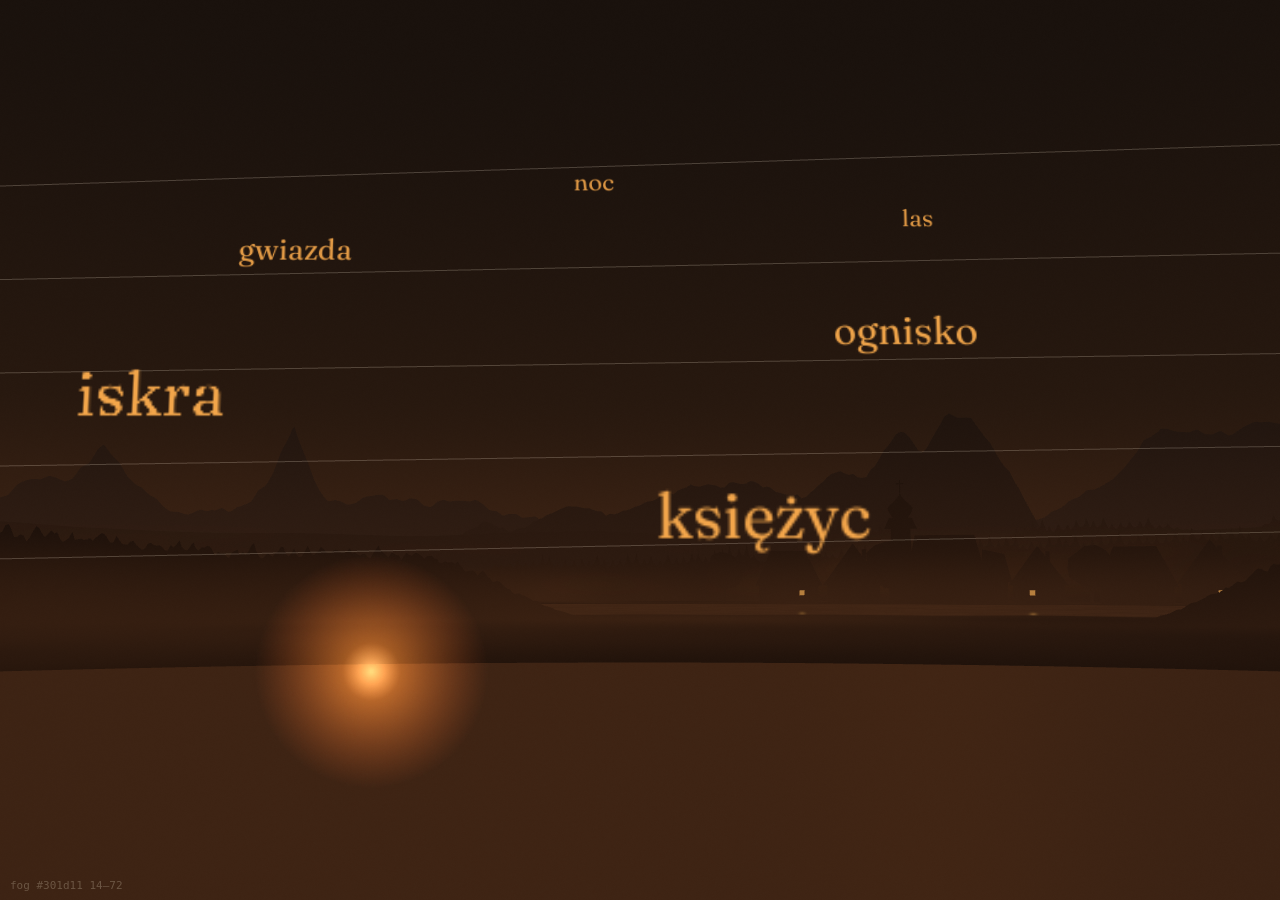
<file: dev/sky.html>
<!DOCTYPE html>
<!--
  Iskry · dev/sky.html — standalone test bench for js/scene/sky.js.
  Serve the repo root (python3 -m http.server) and open /dev/sky.html.
  URL params: ?rm=1 (reduced motion) &nomist=1 &labels=0 &nofire=1 &seed=N
  &tod=dusk|night|dawn  calls setTimeOfDay (or &dusk=0.5&dawn=0.5 weights)
  &moon=0.8  feeds setMoon() a test direction (az -0.4, el 0.29) and that illumination
  &gain=N  brightens the canvas N times (CSS filter on the 8-bit output) to inspect banding and seams
-->
<html lang="en">
<head>
  <meta charset="utf-8">
  <meta name="viewport" content="width=device-width, initial-scale=1">
  <title>Iskry · sky bench</title>
  <link rel="stylesheet" href="../css/tokens.css">
  <link href="https://fonts.googleapis.com/css2?family=Fraunces:opsz,wght@9..144,300..600&display=swap&subset=latin-ext" rel="stylesheet">
  <style>
    html, body { margin: 0; height: 100%; background: var(--night); overflow: hidden; }
    #gl, #css { position: fixed; inset: 0; }
    #css { pointer-events: none; }
    .lbl { font-family: var(--font-pl); font-size: 26px; color: var(--ember); white-space: nowrap; }
    #hud { position: fixed; left: 10px; bottom: 8px; font: 11px ui-monospace, monospace; color: #6b5543; }
  </style>
  <script type="importmap">
    { "imports": {
        "three": "../vendor/three/three.module.js",
        "three/addons/": "../vendor/three/addons/"
    } }
  </script>
</head>
<body>
  <div id="gl"></div>
  <div id="css"></div>
  <div id="hud"></div>
  <script type="module">
    import * as THREE from 'three';
    import { CSS3DRenderer, CSS3DObject } from 'three/addons/renderers/CSS3DRenderer.js';
    import { createSky } from '../js/scene/sky.js';

    const q = new URLSearchParams(location.search);
    window.__errors = [];
    addEventListener('error', (e) => window.__errors.push(String(e.message)));

    const renderer = new THREE.WebGLRenderer({ antialias: true, alpha: true });
    renderer.setPixelRatio(Math.min(devicePixelRatio, 2));
    renderer.setSize(innerWidth, innerHeight);
    renderer.outputColorSpace = THREE.SRGBColorSpace;
    renderer.toneMapping = THREE.NoToneMapping;
    document.getElementById('gl').appendChild(renderer.domElement);
    if (q.has('gain')) renderer.domElement.style.filter = `brightness(${+q.get('gain') || 6})`;

    const cssR = new CSS3DRenderer();
    cssR.setSize(innerWidth, innerHeight);
    document.getElementById('css').appendChild(cssR.domElement);

    const scene = new THREE.Scene();
    const camera = new THREE.PerspectiveCamera(40, innerWidth / innerHeight, 0.1, 400);
    camera.position.set(0, 1.6, 12);
    camera.lookAt(0, 4.1, -10);

    const css = getComputedStyle(document.documentElement);
    const readToken = (name, fallback) => {
      const v = css.getPropertyValue(name).trim();
      if (!v) return fallback;
      const n = parseFloat(v);
      return /^-?[\d.]+(ms|px)?$/.test(v) && !isNaN(n) ? n : v;
    };
    const ctx = { scene, camera, renderer, reducedMotion: q.get('rm') === '1', readToken };
    const sky = createSky(ctx, {
      mist: q.get('nomist') !== '1',
      seed: q.has('seed') ? +q.get('seed') : undefined,
    });
    window.sky = sky;
    if (q.has('tod') || q.has('dusk') || q.has('dawn')) {
      const t = q.get('tod'), d = t ? +(t === 'dusk') : +(q.get('dusk') || 0), w = t ? +(t === 'dawn') : +(q.get('dawn') || 0);
      sky.setTimeOfDay({ hour: 0, dusk: d, dawn: w, night: Math.max(0, 1 - d - w) });
    }
    if (q.has('moon')) sky.setMoon(new THREE.Vector3(Math.sin(-0.4) * Math.cos(0.29), Math.sin(0.29), -Math.cos(-0.4) * Math.cos(0.29)), +q.get('moon'));
    scene.fog = new THREE.Fog(sky.fogColor, sky.fogNear, sky.fogFar);

    // placeholder fire: a soft additive sprite at the core's fire position
    const c = document.createElement('canvas'); c.width = c.height = 128;
    const g = c.getContext('2d'); const rg = g.createRadialGradient(64, 64, 0, 64, 64, 64);
    rg.addColorStop(0, 'rgba(255,190,110,1)'); rg.addColorStop(0.25, 'rgba(240,132,44,0.5)'); rg.addColorStop(1, 'rgba(184,72,26,0)');
    g.fillStyle = rg; g.fillRect(0, 0, 128, 128);
    const fireTex = new THREE.CanvasTexture(c); fireTex.colorSpace = THREE.SRGBColorSpace;
    const fire = new THREE.Sprite(new THREE.SpriteMaterial({ map: fireTex, blending: THREE.AdditiveBlending, depthWrite: false, depthTest: false, fog: false }));
    fire.position.set(-3, 0.7, -2); fire.scale.set(2.6, 2.6, 1); if (q.get('nofire') !== '1') scene.add(fire);

    // placeholder strings (fogged WebGL lines) climbing as they recede
    const lineMat = new THREE.LineBasicMaterial({ color: 0xf4e6d0, transparent: true, opacity: 0.22, fog: true });
    for (let i = 0; i < 5; i++) {
      const pts = [new THREE.Vector3(-22, 1.5 + i * 0.9, 2 - i * 0.5), new THREE.Vector3(22, 3 + i * 1.6, -14 + i * 1.5)];
      scene.add(new THREE.Line(new THREE.BufferGeometry().setFromPoints(pts), lineMat));
    }

    // placeholder words at view depth 10..26 m, coloured through the suggested fog like the core will
    const words = [['iskra', -4, 3.2, 2], ['ognisko', 3.5, 5.0, -4], ['gwiazda', -6, 7.5, -9], ['las', 6, 9.6, -14], ['noc', -1, 10.4, -14], ['księżyc', 1, 2.2, 2]];
    const ember = new THREE.Color(readToken('--ember', '#f2a54a'));
    const tmp = new THREE.Color();
    if (q.get('labels') !== '0') for (const [t, x, y, z] of words) {
      const el = document.createElement('div'); el.className = 'lbl'; el.textContent = t;
      const o = new CSS3DObject(el); o.position.set(x, y, z); o.scale.setScalar(0.02); scene.add(o);
      const d = camera.position.distanceTo(o.position);
      const f = THREE.MathUtils.clamp((d - sky.fogNear) / (sky.fogFar - sky.fogNear), 0, 1);
      tmp.copy(ember).lerp(sky.fogColor, f);
      el.style.color = '#' + tmp.getHexString();
    }

    addEventListener('resize', () => {
      camera.aspect = innerWidth / innerHeight; camera.updateProjectionMatrix();
      renderer.setSize(innerWidth, innerHeight); cssR.setSize(innerWidth, innerHeight);
      sky.resize(innerWidth, innerHeight);
    });

    // timing: CPU cost of sky.update, and GPU cost estimate via gl.finish() with / without sky
    window.measure = async (ms = 2000) => {
      let n = 0, upd = 0; const t0 = performance.now();
      await new Promise((res) => { const f = () => { n++; if (performance.now() - t0 < ms) requestAnimationFrame(f); else res(); }; requestAnimationFrame(f); });
      const gl = renderer.getContext();
      const timeRender = (vis) => {
        sky.group.visible = vis; gl.finish();
        const a = performance.now();
        for (let i = 0; i < 30; i++) { const u = performance.now(); sky.update(i * 0.016, 0.016); upd += performance.now() - u; renderer.render(scene, camera); }
        gl.finish(); sky.group.visible = true; return (performance.now() - a) / 30;
      };
      timeRender(true); upd = 0;
      const withSky = timeRender(true), updMs = upd / 30, without = timeRender(false);
      return { fps: +(n / (ms / 1000)).toFixed(1), renderWithSkyMs: +withSky.toFixed(3), renderWithoutSkyMs: +without.toFixed(3), skyUpdateMs: +updMs.toFixed(4),
               size: [innerWidth, innerHeight, renderer.getPixelRatio()], calls: renderer.info.render.calls, errors: window.__errors };
    };

    const clock = new THREE.Clock();
    window.__renderOnce = () => renderer.render(scene, camera);   // for GPU timer probes
    renderer.setAnimationLoop(() => {
      const t = clock.getElapsedTime(), dt = clock.getDelta();
      sky.update(t, dt);
      renderer.render(scene, camera);
      cssR.render(scene, camera);
    });
    document.getElementById('hud').textContent = `fog ${'#' + sky.fogColor.getHexString()} ${sky.fogNear}–${sky.fogFar}`;
  </script>
</body>
</html>
</file>
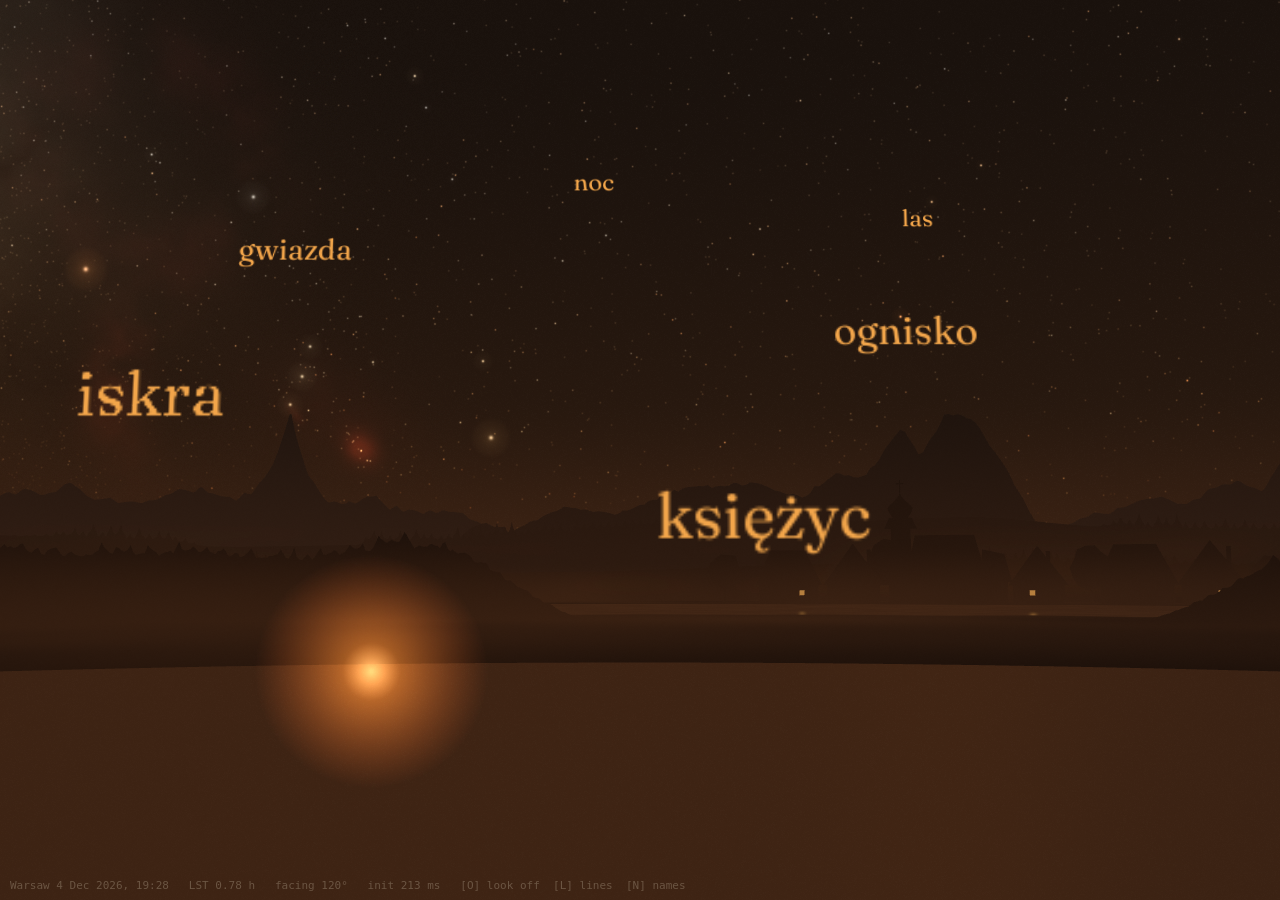
<file: dev/stars.html>
<!DOCTYPE html>
<!--
  Iskry · dev/stars.html — standalone test bench for js/scene/stars.js.
  Serve the repo root (python3 -m http.server) and open /dev/stars.html.
  URL params:
    ?date=2026-11-10T22:00   sky time, read as Warsaw wall-clock time (default: now)
    &az=120 | auto           compass azimuth the camera faces (default: the module's)
    &look=1                  look-around mode (drag to turn, wheel to zoom; window.lookAt(yawDeg, pitchDeg)), with compass marks
    &lines=1  &names=1       constellation figures / bright-star names (keys L and N toggle; O toggles look mode)
    &speed=N                 sky time runs N times faster (dev only)
    &hour=5.5 &dusk=0.5 &dawn=0  call setTimeOfDay like the core does
    &rm=1 (reduced motion) &nosky=1 (no sky.js behind) &words=0 &nofire=1 &gain=N (CSS brightness, to inspect)
-->
<html lang="en">
<head>
  <meta charset="utf-8">
  <meta name="viewport" content="width=device-width, initial-scale=1">
  <title>Iskry · stars bench</title>
  <link rel="stylesheet" href="../css/tokens.css">
  <link href="https://fonts.googleapis.com/css2?family=Fraunces:opsz,wght@9..144,300..600&display=swap&subset=latin-ext" rel="stylesheet">
  <style>
    html, body { margin: 0; height: 100%; background: var(--night, #1a120d); overflow: hidden; }
    #gl, #css, #labels { position: fixed; inset: 0; }
    #css, #labels { pointer-events: none; }
    .lbl { font-family: var(--font-pl, serif); font-size: 26px; color: var(--ember, #f2a54a); white-space: nowrap; }
    .nm { position: absolute; font: 11px ui-monospace, monospace; color: #8aa0c8; transform: translate(6px, -14px); white-space: nowrap; }
    .cp { position: absolute; font: 600 13px ui-monospace, monospace; color: #c9a27a; transform: translate(-50%, 4px); }
    #hud { position: fixed; left: 10px; bottom: 8px; font: 11px ui-monospace, monospace; color: #6b5543; white-space: pre; }
  </style>
  <script type="importmap">
    { "imports": {
        "three": "../vendor/three/three.module.js",
        "three/addons/": "../vendor/three/addons/"
    } }
  </script>
</head>
<body>
  <div id="gl"></div>
  <div id="css"></div>
  <div id="labels"></div>
  <div id="hud"></div>
  <script type="module">
    import * as THREE from 'three';
    import { CSS3DRenderer, CSS3DObject } from 'three/addons/renderers/CSS3DRenderer.js';
    import { createStars } from '../js/scene/stars.js';
    import { NAMES, STARS_B64 } from '../js/scene/stars-data.js';

    const q = new URLSearchParams(location.search);
    window.__errors = [];
    addEventListener('error', (e) => window.__errors.push(String(e.message)));

    const renderer = new THREE.WebGLRenderer({ antialias: true, alpha: true });
    renderer.setPixelRatio(Math.min(devicePixelRatio, 2));
    renderer.setSize(innerWidth, innerHeight);
    renderer.outputColorSpace = THREE.SRGBColorSpace;
    renderer.toneMapping = THREE.NoToneMapping;
    renderer.setClearColor(0x000000, 0);
    document.getElementById('gl').appendChild(renderer.domElement);
    if (q.has('gain')) renderer.domElement.style.filter = `brightness(${+q.get('gain') || 4})`;

    const cssR = new CSS3DRenderer();
    cssR.setSize(innerWidth, innerHeight);
    document.getElementById('css').appendChild(cssR.domElement);

    const scene = new THREE.Scene();
    scene.fog = new THREE.Fog(0x2b1a10, 14, 70);
    const camera = new THREE.PerspectiveCamera(40, innerWidth / innerHeight, 0.1, 400);   // as js/scene.js
    const home = new THREE.Vector3(0, 1.6, 12);
    camera.position.copy(home);
    camera.lookAt(0, 4.1, -10);

    const cssVars = getComputedStyle(document.documentElement);
    const readToken = (name, fallback) => {
      const v = cssVars.getPropertyValue(name).trim();
      if (!v) return fallback;
      const n = parseFloat(v);
      return /^-?[\d.]+(ms|px)?$/.test(v) && !isNaN(n) ? n : v;
    };
    const reduced = q.get('rm') === '1';
    const ctx = { scene, camera, renderer, reducedMotion: reduced, readToken };

    // sky.js behind, if it loads (its own stars, milky way and moon off: those are stars.js's / moon's now)
    let sky = null;
    if (q.get('nosky') !== '1') {
      try {
        const mod = await import('../js/scene/sky.js');
        sky = mod.createSky(ctx, { horizonY: 0, radius: 90, starCount: 0, milkyWay: false, moon: false });
        if (sky.fogColor) { scene.fog.color.copy(sky.fogColor); scene.fog.near = sky.fogNear; scene.fog.far = sky.fogFar; }
      } catch (e) { console.warn('sky.js unavailable', e); }
    }

    const opts = { lines: q.get('lines') === '1' };
    if (q.has('date')) opts.date = q.get('date');
    if (q.has('az')) opts.facingAzDeg = q.get('az') === 'auto' ? 'auto' : +q.get('az');
    if (q.has('speed')) opts.timeScale = +q.get('speed') || 1;
    const tInit = performance.now();
    const stars = createStars(ctx, opts);
    const initMs = performance.now() - tInit;
    window.stars = stars; window.renderer = renderer; window.__scene = scene; window.__cam = camera;
    if (q.has('hour') || q.has('dusk') || q.has('dawn')) {
      const tod = { hour: q.has('hour') ? +q.get('hour') : new Date().getHours() + new Date().getMinutes() / 60,
                    dusk: +q.get('dusk') || 0, dawn: +q.get('dawn') || 0 };
      tod.night = 1 - tod.dusk - tod.dawn;
      stars.setTimeOfDay(tod); stars.setTimeOfDay(tod);   // twice: a pinned hour
    }

    // placeholder fire and words, as in dev/sky.html, to judge legibility
    if (q.get('nofire') !== '1') {
      const c = document.createElement('canvas'); c.width = c.height = 128;
      const g = c.getContext('2d'); const rg = g.createRadialGradient(64, 64, 0, 64, 64, 64);
      rg.addColorStop(0, 'rgba(255,190,110,1)'); rg.addColorStop(0.25, 'rgba(240,132,44,0.5)'); rg.addColorStop(1, 'rgba(184,72,26,0)');
      g.fillStyle = rg; g.fillRect(0, 0, 128, 128);
      const tex = new THREE.CanvasTexture(c); tex.colorSpace = THREE.SRGBColorSpace;
      const fire = new THREE.Sprite(new THREE.SpriteMaterial({ map: tex, blending: THREE.AdditiveBlending, depthWrite: false, fog: false }));
      fire.position.set(-3, 0.7, -2); fire.scale.set(2.6, 2.6, 1); scene.add(fire);
    }
    const wordObjs = [];
    if (q.get('words') !== '0') {
      const words = [['iskra', -4, 3.2, 2], ['ognisko', 3.5, 5.0, -4], ['gwiazda', -6, 7.5, -9], ['las', 6, 9.6, -14], ['noc', -1, 10.4, -14], ['księżyc', 1, 2.2, 2]];
      for (const [t, x, y, z] of words) {
        const el = document.createElement('div'); el.className = 'lbl'; el.textContent = t;
        const ob = new CSS3DObject(el); ob.position.set(x, y, z); ob.scale.setScalar(0.02); scene.add(ob); wordObjs.push(ob);
      }
    }

    // look-around mode: drag to turn (yaw/pitch about the eye). OrbitControls is not vendored, so a tiny one here.
    let look = false, yaw = 0, pitch = Math.atan2(2.5, 22), drag = null;
    function aimLook() { camera.position.copy(home); camera.rotation.set(pitch, yaw, 0, 'YXZ'); }
    function setLook(on) {
      look = on;
      if (look) { yaw = 0; pitch = Math.atan2(2.5, 22); aimLook(); }
      else { camera.position.copy(home); camera.rotation.set(0, 0, 0); camera.lookAt(0, 4.1, -10); }
      for (const w of wordObjs) w.visible = !look;
    }
    renderer.domElement.addEventListener('pointerdown', (e) => { if (look) drag = { x: e.clientX, y: e.clientY, yaw, pitch }; });
    addEventListener('pointerup', () => { drag = null; });
    addEventListener('pointermove', (e) => {
      if (!drag) return;
      const k = (camera.fov * Math.PI / 180) / innerHeight;
      yaw = drag.yaw + (e.clientX - drag.x) * k; pitch = Math.max(-0.4, Math.min(1.55, drag.pitch + (e.clientY - drag.y) * k));
      aimLook();
    });
    window.lookAt = (yawDeg, pitchDeg) => { setLook(true); yaw = yawDeg * Math.PI / 180; pitch = pitchDeg * Math.PI / 180; aimLook(); };
    setLook(q.get('look') === '1');
    document.body.addEventListener('wheel', (e) => { if (!look) return; camera.fov = Math.max(10, Math.min(100, camera.fov * (e.deltaY > 0 ? 1.08 : 0.93))); camera.updateProjectionMatrix(); });

    // labels: bright-star names and compass marks (projected each frame)
    const labels = document.getElementById('labels');
    let showNames = q.get('names') === '1', showLines = opts.lines;
    const bin = atob(STARS_B64);
    const named = NAMES.map(([i, name]) => {
      const p = i * 6, r = bin.charCodeAt(p) | (bin.charCodeAt(p + 1) << 8), d = bin.charCodeAt(p + 2) | (bin.charCodeAt(p + 3) << 8);
      const el = document.createElement('div'); el.className = 'nm'; el.textContent = name; labels.appendChild(el);
      return { ra: r / 65536 * 360, dec: (d / 65535 - 0.5) * 180, el };
    });
    const compass = [['N', 0], ['NE', 45], ['E', 90], ['SE', 135], ['S', 180], ['SW', 225], ['W', 270], ['NW', 315]].map(([t, az]) => {
      const el = document.createElement('div'); el.className = 'cp'; el.textContent = t; labels.appendChild(el); return { az, el };
    });
    const v3 = new THREE.Vector3();
    function project(dir, el) {
      v3.copy(dir).multiplyScalar(80).add(camera.position).project(camera);
      const vis = v3.z < 1 && Math.abs(v3.x) < 1.1 && Math.abs(v3.y) < 1.1;
      el.style.display = vis ? '' : 'none';
      if (vis) el.style.left = ((v3.x + 1) / 2 * innerWidth) + 'px', el.style.top = ((1 - v3.y) / 2 * innerHeight) + 'px';
    }
    function updateLabels() {
      for (const n of named) { if (!showNames) { n.el.style.display = 'none'; continue; } stars.equatorialToWorld(n.ra, n.dec, v3); if (v3.y < 0) { n.el.style.display = 'none'; continue; } project(v3, n.el); }
      for (const c of compass) { if (!look && !showNames) { c.el.style.display = 'none'; continue; } stars.horizonToWorld(0, c.az, v3); project(v3, c.el); }
    }

    addEventListener('keydown', (e) => {
      if (e.key === 'l' || e.key === 'L') { showLines = !showLines; stars.setLines(showLines); }
      if (e.key === 'n' || e.key === 'N') showNames = !showNames;
      if (e.key === 'o' || e.key === 'O') setLook(!look);
    });
    addEventListener('resize', () => {
      camera.aspect = innerWidth / innerHeight; camera.updateProjectionMatrix();
      renderer.setSize(innerWidth, innerHeight); cssR.setSize(innerWidth, innerHeight);
      stars.resize(innerWidth, innerHeight); if (sky) sky.resize(innerWidth, innerHeight);
    });
    window.setLook = setLook;

    // timing: CPU cost of stars.update, GPU cost estimate via gl.finish() with / without the stars
    window.measure = async (ms = 1500) => {
      let n = 0; const t0 = performance.now();
      await new Promise((res) => { const f = () => { n++; if (performance.now() - t0 < ms) requestAnimationFrame(f); else res(); }; requestAnimationFrame(f); });
      const gl = renderer.getContext();
      let upd = 0;
      const timeRender = (vis) => {
        stars.group.visible = vis; gl.finish();
        const a = performance.now();
        for (let i = 0; i < 30; i++) { const u = performance.now(); stars.update(clock.elapsedTime + i * 0.016, 0.016); upd += performance.now() - u; renderer.render(scene, camera); }
        gl.finish(); stars.group.visible = true; return (performance.now() - a) / 30;
      };
      timeRender(true); upd = 0;
      const withS = timeRender(true), updMs = upd / 30, without = timeRender(false);
      renderer.info.autoReset = false; renderer.info.reset(); stars.group.visible = false; renderer.render(scene, camera);
      const callsWithout = renderer.info.render.calls; renderer.info.reset(); stars.group.visible = true; renderer.render(scene, camera);
      const callsWith = renderer.info.render.calls; renderer.info.autoReset = true;
      return { fps: +(n / (ms / 1000)).toFixed(1), renderWithStarsMs: +withS.toFixed(3), renderWithoutMs: +without.toFixed(3),
               starsUpdateMs: +updMs.toFixed(4), starsDrawCalls: callsWith - callsWithout, initMs: +initMs.toFixed(1),
               size: [innerWidth, innerHeight, renderer.getPixelRatio()], errors: window.__errors };
    };

    const hud = document.getElementById('hud');
    const fmt = new Intl.DateTimeFormat('en-GB', { timeZone: 'Europe/Warsaw', dateStyle: 'medium', timeStyle: 'short' });
    let hudT = 0;
    const clock = { elapsedTime: 0, last: performance.now(), getDelta() { const n = performance.now(), d = (n - this.last) / 1000; this.last = n; this.elapsedTime += d; return d; } };
    renderer.setAnimationLoop(() => {
      const dt = clock.getDelta(), t = clock.elapsedTime;
      if (sky) sky.update(t, dt);
      stars.update(t, dt);
      renderer.render(scene, camera);
      cssR.render(scene, camera);
      updateLabels();
      if (t - hudT > 0.5) {
        hudT = t;
        hud.textContent = `Warsaw ${fmt.format(new Date(stars.skyTimeMs()))}   LST ${(stars.lstDeg() / 15).toFixed(2)} h   facing ${stars.facingAzDeg}°   init ${initMs.toFixed(0)} ms` +
          `   [O] look ${look ? 'on' : 'off'}  [L] lines  [N] names`;
      }
    });
  </script>
</body>
</html>
</file>
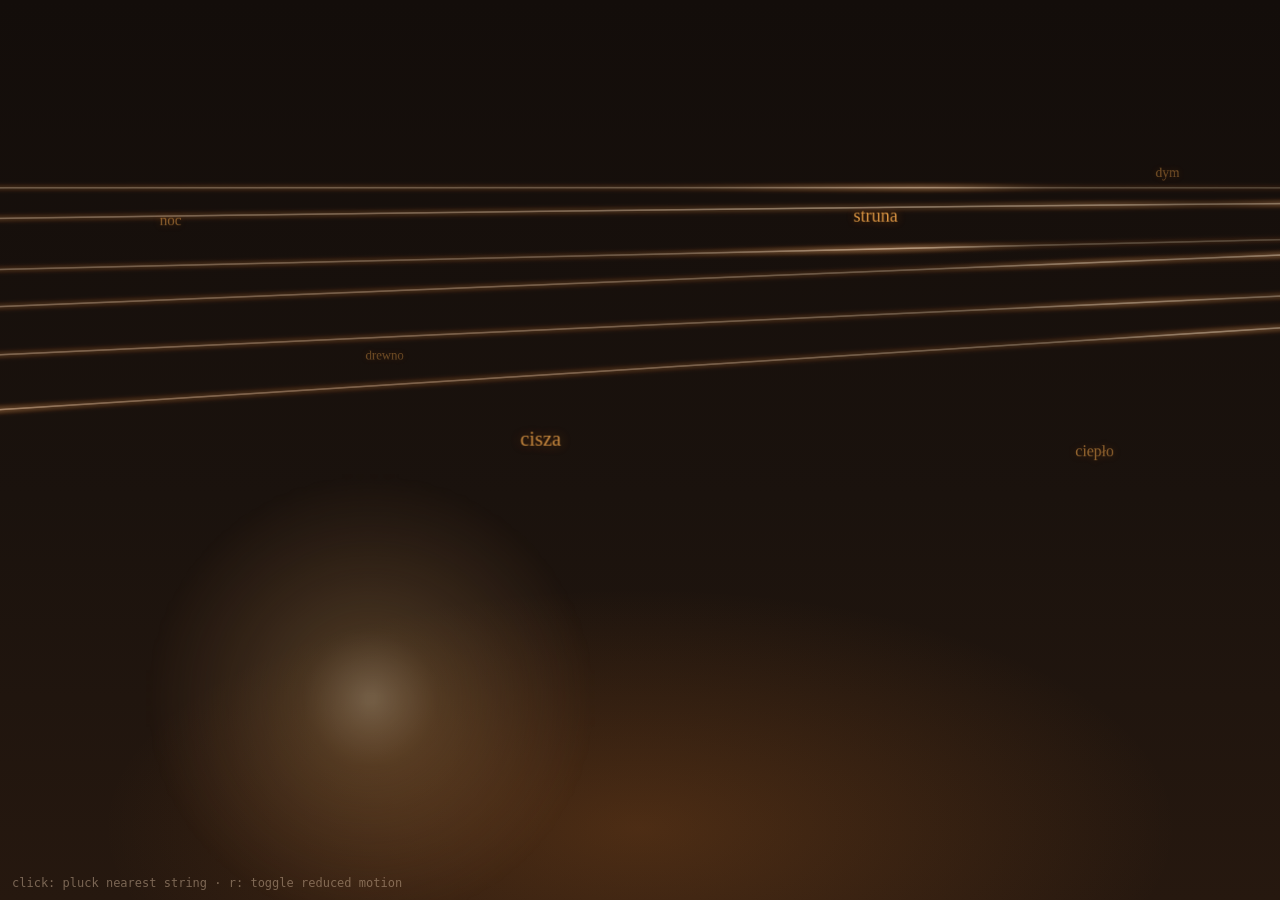
<file: dev/strings.html>
<!DOCTYPE html>
<html lang="en">
<head>
  <meta charset="utf-8">
  <meta name="viewport" content="width=device-width, initial-scale=1">
  <title>Iskry dev: strings</title>
  <link rel="stylesheet" href="../css/tokens.css">
  <style>
    html, body { margin: 0; height: 100%; overflow: hidden; background: var(--night); }
    body {
      background:
        radial-gradient(ellipse 60% 38% at 50% 92%, rgba(240, 132, 44, 0.20), transparent 70%),
        linear-gradient(var(--night-deep), var(--night) 55%, var(--night-warm));
    }
    canvas { display: block; position: fixed; inset: 0; }
    .w { position: fixed; left: 0; top: 0; font: 400 20px "Iowan Old Style", Georgia, serif;
         color: var(--ember); text-shadow: 0 0 12px rgba(240, 132, 44, 0.5); white-space: nowrap;
         pointer-events: none; will-change: transform, opacity; }
    .w.hit { color: var(--ember-bright); }
    #hud { position: fixed; left: 12px; bottom: 10px; font: 12px ui-monospace, monospace; color: var(--muted); opacity: 0.6; }
  </style>
  <script type="importmap">
    { "imports": { "three": "../vendor/three/three.module.js", "three/addons/": "../vendor/three/addons/" } }
  </script>
</head>
<body>
  <div id="hud">click: pluck nearest string &middot; r: toggle reduced motion</div>
  <script type="module">
    import * as THREE from 'three';
    import { createStrings } from '../js/scene/strings.js';

    window.__errors = [];
    addEventListener('error', (e) => window.__errors.push(String(e.message)));

    const renderer = new THREE.WebGLRenderer({ antialias: true, alpha: true });
    window.__renderer = renderer;
    renderer.setPixelRatio(Math.min(devicePixelRatio, 2));
    renderer.setSize(innerWidth, innerHeight);
    document.body.appendChild(renderer.domElement);

    const scene = new THREE.Scene();
    const camera = new THREE.PerspectiveCamera(40, innerWidth / innerHeight, 0.1, 200);
    camera.position.set(0, 1.6, 12);
    camera.lookAt(0, 4.1, -10);

    // A small fire glow for context.
    const glowTex = (() => {
      const c = document.createElement('canvas'); c.width = c.height = 64;
      const g = c.getContext('2d'); const r = g.createRadialGradient(32, 32, 0, 32, 32, 32);
      r.addColorStop(0, 'rgba(255,190,110,1)'); r.addColorStop(0.3, 'rgba(240,132,44,0.5)'); r.addColorStop(1, 'rgba(184,72,26,0)');
      g.fillStyle = r; g.fillRect(0, 0, 64, 64); return new THREE.CanvasTexture(c);
    })();
    const fire = new THREE.Sprite(new THREE.SpriteMaterial({ map: glowTex, blending: THREE.AdditiveBlending, depthWrite: false }));
    fire.position.set(-3, 0.4, -2); fire.scale.set(5, 5, 1); fire.material.opacity = 0.35; scene.add(fire);

    const css = getComputedStyle(document.documentElement);
    let reduced = matchMedia('(prefers-reduced-motion: reduce)').matches;
    const readToken = (n, fb) => { const v = css.getPropertyValue(n).trim(); if (!v) return fb; const f = parseFloat(v); return isNaN(f) || /[a-z(#]/i.test(v.replace(/^[\d.]+(ms|px)?$/, '')) ? v : f; };

    let strings;
    function build() {
      if (strings) strings.dispose();
      strings = createStrings({ scene, camera, renderer, reducedMotion: reduced, readToken }, { count: Math.round(Number(readToken('--strings-count', 6)) || 6), extents: { xMin: -22, xMax: 22, yMin: 1.5, yMax: 10, zMin: -14, zMax: 2 }, firePosition: new THREE.Vector3(-3, 0.6, -2) });
      window.__strings = strings;
    }
    build();

    // Fake words drifting left -> right, swaying vertically through the strings.
    const PL = ['iskra', 'ognisko', 'gwiazda', 'noc', 'drewno', 'cisza', 'struna', 'ciepło', 'dym', 'księżyc', 'las', 'żar'];
    const words = PL.map((t, i) => {
      const el = document.createElement('div'); el.className = 'w'; el.textContent = t; document.body.appendChild(el);
      const z = 2 - ((i * 3.7) % 16); return { y0: 2 + ((i * 0.618) % 1) * (4 + (2 - z) * 0.35), el, pos: new THREE.Vector3(), prev: new THREE.Vector3(), seed: i * 1.37, speed: 0.5 + (i % 4) * 0.12,
               z: 2 - ((i * 3.7) % 16), x: -22 + (i * 3.9) % 44, hitT: -9 };
    });
    const tmp = new THREE.Vector3();

    let last = performance.now();
    let t = 0, frameMs = 0, frames = 0;
    window.__stats = { touches: 0 };
    function tick() {
      const nowMs = performance.now(); const dt = Math.min((nowMs - last) / 1000, 0.1); last = nowMs; t += dt;
      const t0 = performance.now();
      strings.update(t, dt);
      for (const w of words) {
        w.prev.copy(w.pos);
        w.x += w.speed * dt; if (w.x > 23) { w.x = -23; w.prev.set(w.x, w.pos.y, w.z); }
        w.pos.set(w.x, w.y0 + 0.7 * Math.sin(t * 0.35 + w.seed) , w.z);
        if (frames > 0 && strings.touch(w.prev, w.pos)) { w.hitT = t; window.__stats.touches++; }
      }
      frameMs += performance.now() - t0; frames++;
      renderer.render(scene, camera);
      for (const w of words) {
        tmp.copy(w.pos).project(camera);
        const x = (tmp.x * 0.5 + 0.5) * innerWidth, y = (-tmp.y * 0.5 + 0.5) * innerHeight;
        const depth = THREE.MathUtils.clamp((w.z + 14) / 16, 0, 1);
        w.el.style.transform = `translate(${x}px, ${y}px) translate(-50%, -50%) scale(${0.6 + 0.5 * depth})`;
        w.el.style.opacity = (0.35 + 0.55 * depth) * (t - w.hitT < 0.6 ? 1.3 : 1);
      }
      requestAnimationFrame(tick);
    }
    requestAnimationFrame(tick);
    window.__cpu = () => { const r = frameMs / frames; frameMs = 0; frames = 1; return r; };

    // Click: find the point on the click ray nearest to any string, pluck there.
    const ray = new THREE.Raycaster(), ndc = new THREE.Vector2(), probe = new THREE.Vector3(), bestP = new THREE.Vector3();
    window.__pluckAt = (cx, cy, strength = 1) => {
      ndc.set(cx / innerWidth * 2 - 1, -(cy / innerHeight) * 2 + 1);
      ray.setFromCamera(ndc, camera);
      let best = Infinity;
      for (let d = 4; d < 60; d += 0.25) {
        ray.ray.at(d, probe);
        const n = strings.nearestPoint(probe), dd = n.distanceToSquared(probe);
        if (dd < best) { best = dd; bestP.copy(probe); }
      }
      strings.pluckNearest(bestP, strength);
    };
    addEventListener('pointerdown', (e) => window.__pluckAt(e.clientX, e.clientY, 1));
    addEventListener('keydown', (e) => { if (e.key === 'r') { reduced = !reduced; build(); } });
    addEventListener('resize', () => {
      renderer.setSize(innerWidth, innerHeight); camera.aspect = innerWidth / innerHeight; camera.updateProjectionMatrix();
      strings.resize(innerWidth, innerHeight);
    });
  </script>
</body>
</html>
</file>
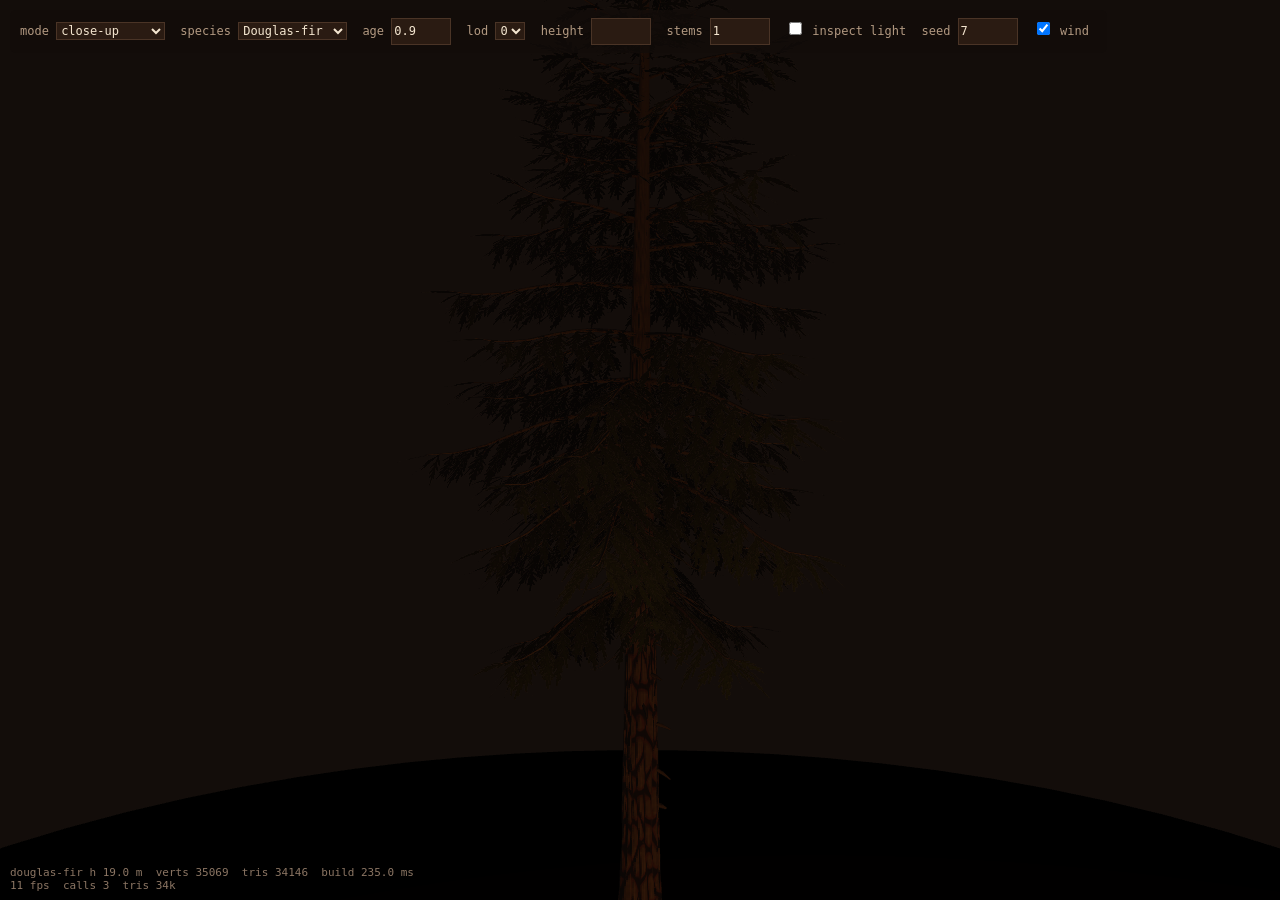
<file: dev/trees.html>
<!DOCTYPE html>
<!--
  Iskry · dev/trees.html: test bench for js/scene/trees.js.
  Serve the repo root (python3 -m http.server) and open /dev/trees.html.
  Two modes:
    close-up  (default)  one tree on a turntable, OrbitControls, a fire-like point light, an
                         optional neutral "inspect" light to judge the modelling.
    scene     ?mode=scene the real composition: camera (0,1.6,12) -> (0,4.1,-10), fov 40, with
                         sky.js and fire.js loaded alongside (guarded), fog from the sky.
  URL params: mode=close|scene, species=fir|birch, age=0..1, lod=0|1|2, h=metres, seed=N,
    stems=1..3 (birch), inspect=1, rm=1 (reduced motion), nosky=1, nofire=1, nofg=1 (no foreground), gain=N (CSS brightness)
  window.bench.perf(n) measures the trees' GPU cost (renders with and without them, synced).
-->
<html lang="en">
<head>
  <meta charset="utf-8">
  <meta name="viewport" content="width=device-width, initial-scale=1">
  <title>Iskry · trees bench</title>
  <link rel="stylesheet" href="../css/tokens.css">
  <style>
    html, body { margin: 0; height: 100%; background: var(--night); overflow: hidden; }
    #gl { position: fixed; inset: 0; }
    #ui { position: fixed; left: 10px; top: 10px; font: 12px ui-monospace, monospace; color: #b39a82;
          background: rgba(19, 13, 10, 0.72); padding: 8px 10px; border-radius: 6px; line-height: 1.9; }
    #ui label { margin-right: 8px; }
    #ui select, #ui input { font: inherit; background: #2a1b12; color: #f4e6d0; border: 1px solid #4a3426; }
    #ui input[type=number] { width: 4.5em; }
    #hud { position: fixed; left: 10px; bottom: 8px; font: 11px ui-monospace, monospace; color: #8b7563; white-space: pre; }
    body.scene #ui .close-only { display: none; }
  </style>
  <script type="importmap">
    { "imports": {
        "three": "../vendor/three/three.module.js",
        "three/addons/": "../vendor/three/addons/"
    } }
  </script>
</head>
<body>
  <div id="gl"></div>
  <div id="ui">
    <label>mode <select id="mode"><option value="close">close-up</option><option value="scene">scene camera</option></select></label>
    <span class="close-only">
      <label>species <select id="species"><option value="fir">Douglas-fir</option><option value="birch">silver birch</option></select></label>
      <label>age <input id="age" type="number" min="0" max="1" step="0.05"></label>
      <label>lod <select id="lod"><option>0</option><option>1</option><option>2</option></select></label>
      <label>height <input id="h" type="number" min="2" max="40" step="0.5"></label>
      <label>stems <input id="stems" type="number" min="1" max="3" step="1"></label>
      <label><input id="inspect" type="checkbox"> inspect light</label>
    </span>
    <label>seed <input id="seed" type="number" step="1"></label>
    <label><input id="wind" type="checkbox" checked> wind</label>
  </div>
  <div id="hud"></div>
  <script type="module">
    import * as THREE from 'three';
    // OrbitControls from three/addons when vendored (vendor/three/addons/controls/), else a
    // minimal drag-to-orbit / wheel-to-zoom stand-in so the bench works either way
    let OrbitControls;
    try { ({ OrbitControls } = await import('three/addons/controls/OrbitControls.js')); }
    catch (e) {
      OrbitControls = class {
        constructor(cam, el) {
          this.object = cam; this.target = new THREE.Vector3(); this.sph = new THREE.Spherical();
          let drag = null;
          el.addEventListener('pointerdown', (e) => { drag = { x: e.clientX, y: e.clientY, pan: e.button === 2 || e.shiftKey }; el.setPointerCapture(e.pointerId); });
          el.addEventListener('pointerup', () => { drag = null; });
          el.addEventListener('contextmenu', (e) => e.preventDefault());
          el.addEventListener('pointermove', (e) => {
            if (!drag) return;
            const dx = e.clientX - drag.x, dy = e.clientY - drag.y; drag.x = e.clientX; drag.y = e.clientY;
            if (drag.pan) { const k = this.sph.radius * 0.0015; const r = new THREE.Vector3().setFromMatrixColumn(cam.matrix, 0), u = new THREE.Vector3().setFromMatrixColumn(cam.matrix, 1);
              this.target.addScaledVector(r, -dx * k).addScaledVector(u, dy * k); }
            else { this.sph.theta -= dx * 0.006; this.sph.phi = Math.min(3.1, Math.max(0.05, this.sph.phi - dy * 0.006)); }
            this.apply();
          });
          el.addEventListener('wheel', (e) => { e.preventDefault(); this.sph.radius *= Math.exp(e.deltaY * 0.001); this.apply(); }, { passive: false });
        }
        update() { this.sph.setFromVector3(this.object.position.clone().sub(this.target)); this.apply(); }
        apply() { this.object.position.setFromSpherical(this.sph).add(this.target); this.object.lookAt(this.target); }
      };
    }
    import { buildDouglasFir, buildBirch, createTreeMaterial, createTrees } from '../js/scene/trees.js';

    const q = new URLSearchParams(location.search);
    window.__errors = [];
    addEventListener('error', (e) => window.__errors.push(String(e.message)));
    const mode = q.get('mode') === 'scene' ? 'scene' : 'close';
    document.body.classList.toggle('scene', mode === 'scene');
    const $ = (id) => document.getElementById(id);
    const P = {
      species: q.get('species') || 'fir', age: q.has('age') ? +q.get('age') : 0.9, lod: +(q.get('lod') || 0),
      h: q.has('h') ? +q.get('h') : 0, seed: q.has('seed') ? +q.get('seed') : 7, stems: +(q.get('stems') || 1),
      inspect: q.get('inspect') === '1', wind: q.get('wind') !== '0',
    };
    $('mode').value = mode; $('species').value = P.species; $('age').value = P.age; $('lod').value = P.lod;
    $('h').value = P.h || ''; $('seed').value = P.seed; $('stems').value = P.stems; $('inspect').checked = P.inspect; $('wind').checked = P.wind;
    const reload = () => {
      const u = new URLSearchParams();
      u.set('mode', $('mode').value); u.set('species', $('species').value); u.set('age', $('age').value);
      u.set('lod', $('lod').value); if ($('h').value) u.set('h', $('h').value); u.set('seed', $('seed').value);
      u.set('stems', $('stems').value); if ($('inspect').checked) u.set('inspect', '1'); if (!$('wind').checked) u.set('wind', '0');
      for (const k of ['rm', 'nosky', 'nofire', 'nofg', 'gain']) if (q.has(k)) u.set(k, q.get(k));
      location.search = u.toString();
    };
    for (const id of ['mode', 'species', 'age', 'lod', 'h', 'seed', 'stems', 'inspect', 'wind']) $(id).addEventListener('change', reload);

    const renderer = new THREE.WebGLRenderer({ antialias: true, alpha: true, powerPreference: 'high-performance' });
    renderer.setPixelRatio(Math.min(devicePixelRatio, 2));
    renderer.setSize(innerWidth, innerHeight);
    renderer.outputColorSpace = THREE.SRGBColorSpace;
    renderer.toneMapping = THREE.NoToneMapping;
    renderer.setClearColor(0x000000, 0);
    $('gl').appendChild(renderer.domElement);
    if (q.has('gain')) renderer.domElement.style.filter = `brightness(${+q.get('gain') || 4})`;

    const scene = new THREE.Scene();
    const camera = new THREE.PerspectiveCamera(40, innerWidth / innerHeight, 0.05, 400);
    const css = getComputedStyle(document.documentElement);
    const readToken = (name, fallback) => {
      const v = css.getPropertyValue(name).trim();
      if (!v) return fallback;
      const n = parseFloat(v);
      return /^-?[\d.]+(ms|px)?$/.test(v) && !isNaN(n) ? n : v;
    };
    const ctx = { scene, camera, renderer, reducedMotion: q.get('rm') === '1', readToken };
    const modules = [];
    let treesHandle = null, update = () => {}, info = '';

    if (mode === 'close') {
      // ------------------------------------------------ close-up turntable
      scene.background = new THREE.Color('#130d0a');
      const t0 = performance.now();
      let geo;
      if (P.species === 'birch') geo = buildBirch({ height: P.h || 12, stems: P.stems, lean: 0.06, seed: P.seed });
      else geo = buildDouglasFir({ height: P.h || (P.age < 0.3 ? 7.5 : P.age < 0.7 ? 14 : 19), age: P.age, lod: P.lod, seed: P.seed });
      const buildMs = performance.now() - t0;
      const M = createTreeMaterial({ ctx, center: { x: 0, z: 1e4 }, haze: 0, fogAmount: 0, seed: P.seed });
      M.uniforms.uWindK.value = P.wind ? 1 : 0;
      const mesh = new THREE.Mesh(geo, M.material);
      scene.add(mesh);
      const H = geo.userData.height;
      // ground disc for scale
      const ground = new THREE.Mesh(new THREE.CircleGeometry(H * 0.8, 64).rotateX(-Math.PI / 2), new THREE.MeshLambertMaterial({ color: '#2a2018' }));
      ground.position.y = -0.001; scene.add(ground);
      // a fire-like light at the bonfire's typical distance, flickering
      const fire = new THREE.PointLight('#ff9a48', 26, 40, 1.35);
      fire.position.set(H * 0.35 + 3, 1.2, H * 0.3 + 3);
      scene.add(fire);
      const ember = new THREE.Mesh(new THREE.SphereGeometry(0.15, 12, 8), new THREE.MeshBasicMaterial({ color: '#ffb45a' }));
      ember.position.copy(fire.position); scene.add(ember);
      if (P.inspect) {
        scene.add(new THREE.HemisphereLight('#c8d0e0', '#3a2e24', 2.2));
        const sun = new THREE.DirectionalLight('#fff2e0', 1.8); sun.position.set(-5, 10, 6); scene.add(sun);
        scene.background = new THREE.Color('#6e7b8c');
      }
      camera.position.set(H * 0.55, H * 0.45, H * 0.9);
      const controls = new OrbitControls(camera, renderer.domElement);
      controls.target.set(0, H * 0.45, 0); controls.update();
      window.view = (x, y, z, tx, ty, tz) => { camera.position.set(x, y, z); controls.target.set(tx, ty, tz); controls.update(); };
      info = `${geo.userData.species} h ${H.toFixed(1)} m  verts ${geo.userData.vertices}  tris ${geo.userData.triangles}  build ${buildMs.toFixed(1)} ms`;
      update = (t) => {
        M.uniforms.uTime.value = ctx.reducedMotion ? 0 : t;
        const fl = 0.75 + 0.15 * Math.sin(t * 7.1) + 0.1 * Math.sin(t * 13.7 + 1);
        fire.intensity = 26 * fl;
      };
      window.bench = { geo, mesh, M, scene, camera, renderer };
    } else {
      // ------------------------------------------------ the real composition
      camera.position.set(0, 1.6, 12);
      camera.lookAt(0, 4.1, -10);
      scene.fog = new THREE.Fog(new THREE.Color('#301d11'), 14, 72);
      const load = async (name, factory, opts) => {
        try {
          const mod = await import(`../js/scene/${name}.js`);
          const h = mod[factory](ctx, opts);
          modules.push(h);
          return h;
        } catch (e) { console.warn('bench: module', name, 'unavailable', e); return null; }
      };
      if (q.get('nosky') !== '1') {
        const sky = await load('sky', 'createSky', { horizonY: 0, radius: 90 });
        if (sky && sky.fogColor) { scene.fog.color.copy(sky.fogColor); scene.fog.near = sky.fogNear; scene.fog.far = sky.fogFar; }
      } else {
        scene.background = new THREE.Color('#1a120d');
      }
      if (q.get('nofire') !== '1') await load('fire', 'createFire', { position: new THREE.Vector3(-3, 0, -2), scale: 1.3 });
      if (q.get('nofg') !== '1') await load('foreground', 'createForeground', { firePosition: new THREE.Vector3(-3, 0, -2), wind: 0.25,
        stork: { x: -16, z: -19, height: 6.4 }, shrine: { x: 3.3, z: -3.2, faceX: -1, faceZ: 0.6 } });
      else { const l = new THREE.PointLight('#ff9a48', 26, 40, 1.35); l.position.set(-3, 1.17, -2); scene.add(l); }
      const t0 = performance.now();
      treesHandle = createTrees(ctx, { firePosition: new THREE.Vector3(-3, 0, -2), wind: P.wind ? 0.25 : 0, seed: P.seed });
      const createMs = performance.now() - t0;
      modules.push(treesHandle);
      const s = treesHandle.stats;
      info = `trees: init ${createMs.toFixed(0)} ms (geometry ${s.buildMs.toFixed(0)} ms)  draw calls ${s.drawCalls}  instances ${s.instances}  verts ${(s.vertices / 1000).toFixed(0)}k`;
      window.bench = { trees: treesHandle, scene, camera, renderer, modules, THREE };
    }

    // GPU cost of the trees: render N frames with and without them, synced by a readPixels
    window.bench.perf = (n = 60) => {
      const gl = renderer.getContext();
      const px = new Uint8Array(4);
      const run = (visible) => {
        if (treesHandle) treesHandle.group.visible = visible;
        renderer.render(scene, camera); gl.readPixels(0, 0, 1, 1, gl.RGBA, gl.UNSIGNED_BYTE, px);
        const t = performance.now();
        for (let i = 0; i < n; i++) renderer.render(scene, camera);
        gl.readPixels(0, 0, 1, 1, gl.RGBA, gl.UNSIGNED_BYTE, px);
        return (performance.now() - t) / n;
      };
      const a = run(false), b = run(true), c = run(false), d = run(true);
      if (treesHandle) treesHandle.group.visible = true;
      return { without: +((a + c) / 2).toFixed(3), with: +((b + d) / 2).toFixed(3), trees: +(((b + d) - (a + c)) / 2).toFixed(3),
               calls: renderer.info.render.calls, triangles: renderer.info.render.triangles, size: [renderer.domElement.width, renderer.domElement.height] };
    };

    addEventListener('resize', () => {
      camera.aspect = innerWidth / innerHeight; camera.updateProjectionMatrix();
      renderer.setSize(innerWidth, innerHeight);
      for (const m of modules) if (m.resize) m.resize(innerWidth, innerHeight);
    });
    const clock = new THREE.Clock();
    let fps = 0, acc = 0, frames = 0;
    renderer.setAnimationLoop(() => {
      const dt = Math.min(0.1, clock.getDelta()), t = clock.elapsedTime;
      update(t, dt);
      for (const m of modules) m.update(t, dt);
      renderer.render(scene, camera);
      acc += dt; frames++;
      if (acc > 1) { fps = frames / acc; acc = 0; frames = 0; }
      $('hud').textContent = `${info}\n${fps.toFixed(0)} fps  calls ${renderer.info.render.calls}  tris ${(renderer.info.render.triangles / 1000).toFixed(0)}k`;
    });
    window.__ready = true;
  </script>
</body>
</html>
</file>
<file: css/tokens.css>
/*
  OWNER: director. Builder agents read these tokens and do not edit this file.

  CONTRACT
  - Every color, font, size, duration and easing in main.css comes from here.
  - JS reads motion and density tokens with
      getComputedStyle(document.documentElement).getPropertyValue("--name")
    at init, and again when (prefers-reduced-motion: reduce) changes.
  - Units: durations in ms, speeds in px per second, lengths in px or rem, world
    distances in metres, factors and counts unitless. parseFloat() works on all of them.
  - Colors that WebGL modules read (ctx.readToken) are 6-digit hex.
*/

:root {
  /* --- Night: warm and dark, never pure black --- */
  --night-deep: #130d0a;      /* top of the sky */
  --night: #1a120d;           /* main background */
  --night-warm: #26180f;      /* lower sky, near the fire */
  --night-haze: #3a2214;      /* horizon haze just above the glow */
  --fog: #2b1a10;             /* warm fog that far things sink into (sky.js may override) */

  /* --- Fire and glow --- */
  --fire-core: #ffb45a;       /* brightest part of the glow */
  --fire: #f0842c;            /* body of the glow */
  --fire-deep: #b8481a;       /* outer edge of the glow */
  --glow-soft: rgba(240, 132, 44, 0.22);   /* wide ambient halo */
  --glow-strong: rgba(255, 180, 90, 0.55); /* halo of a hovered or caught word */

  /* --- Words and text --- */
  --ember: #f2a54a;           /* a word at rest */
  --ember-bright: #ffd9a0;    /* a word hovered, focused or caught */
  --ember-dim: #a8642c;       /* embers and dim accents */
  --gold: #ffe08a;            /* golden words (Phase 2) */
  --cream: #f4e6d0;           /* main text on the card */
  --muted: #b39a82;           /* English text, secondary */
  --string: rgba(244, 230, 208, 0.10);        /* guitar-string line at rest */
  --string-bright: rgba(255, 217, 160, 0.38); /* string while shivering */
  --focus-ring: #ffd9a0;

  /* --- Card --- */
  --card-bg: #2a1b12;
  --card-bg-raised: #33221a;  /* family chips, hover fills */
  --card-border: rgba(242, 165, 74, 0.28);
  --card-shadow: 0 24px 60px rgba(8, 4, 2, 0.6), 0 0 80px rgba(240, 132, 44, 0.12);
  --backdrop: rgba(19, 13, 10, 0.45);
  --card-width: 22rem;
  --card-radius: 14px;
  --card-pad: 1.75rem;
  --card-gap: 28px;           /* distance between the caught word and the card */
  --card-margin: 16px;        /* minimum distance from the viewport edge */

  /* --- Fonts --- */
  --font-pl: "Fraunces", "Iowan Old Style", "Palatino Linotype", Georgia, serif;
  --font-en: "Lora", "Iowan Old Style", Georgia, serif; /* use with font-style: italic */

  /* --- Type sizes --- */
  --size-spark-min: 1.2rem;   /* floor: the farthest words are never smaller than this */
  --size-spark-max: 2.75rem;  /* a word at --depth-near; farther words shrink with distance */
  --size-card-word: 2.75rem;
  --size-card-respelling: 1.05rem;
  --size-card-meaning: 1.3rem;
  --size-card-example: 1.05rem;
  --size-small: 0.875rem;     /* labels, family chips, example translation */
  --weight-pl: 400;
  --weight-pl-strong: 500;
  --leading: 1.5;
  --tracking-label: 0.08em;

  /* --- Easings --- */
  --ease-in-out: cubic-bezier(0.45, 0, 0.25, 1);    /* default: gentle both ends */
  --ease-out-soft: cubic-bezier(0.22, 0.8, 0.3, 1); /* things arriving */
  --ease-in-soft: cubic-bezier(0.6, 0, 0.8, 0.3);   /* things leaving */
  --ease-drift: cubic-bezier(0.37, 0, 0.63, 1);     /* sine-like, for sway and flicker */
  --ease-pluck: cubic-bezier(0.2, 0.9, 0.3, 1);     /* fast attack, long decay */

  /* --- Durations (ms) --- */
  --dur-hover: 600ms;         /* slowing and brightening on hover or focus */
  --dur-pluck: 520ms;         /* vibration after a click; word:catch fires when it ends */
  --dur-shiver: 900ms;        /* a string settling after a word crosses it */
  --dur-card-open: 420ms;
  --dur-card-close: 320ms;
  --dur-card-swap: 220ms;     /* card content crossfade when switching to a related word */
  --dur-fade-in: 2400ms;      /* the first words appearing when the page opens */
  --dur-flicker: 4200ms;      /* one firelight flicker cycle */

  /* --- Wind and drift (read by scene.js) --- */
  --wind-speed: 44;           /* px per second for the nearest words at mean wind; far words
                                 move slower by perspective (same wind, farther away) */
  --wind-gust: 0.28;          /* 0..1, how much the wind strength wanders around its mean */
  --wind-direction: 1;        /* 1 blows left to right, -1 right to left */
  --bob-amplitude: 11;        /* px, peak vertical float of the nearest words */
  --bob-period-min: 7000ms;
  --bob-period-max: 13000ms;
  --fade-edge: 0.15;          /* fraction of the width over which a word fades in or out */
  --hover-slow-factor: 0.2;   /* speed multiplier while hovered or focused */
  --pluck-amplitude: 5;       /* px, first swing of the (vertical) vibration */
  --pluck-cycles: 7;          /* swings within --dur-pluck, decaying */
  --shiver-amplitude: 3;      /* px, string displacement when a word crosses it */
  --flicker-strength: 0.12;   /* 0..1, how much the firelight varies */

  /* --- Depth (metres from the camera, read by scene.js) --- */
  --depth-near: 10;           /* the nearest words: largest, brightest, fastest */
  --depth-far: 26;            /* the farthest words: smallest, dimmest, slowest */
  --fog-word-tint: 0.3;       /* 0..1, how far the farthest words sink into the fog color */
  --fog-word-alpha: 0.9;      /* opacity of the farthest words (nearest are 1) */

  /* --- Camera --- */
  --camera-fov: 40;           /* degrees, vertical */
  --camera-parallax: 0.3;     /* metres the camera slides when the pointer crosses the screen */
  --camera-breath: 0.09;      /* metres, slow breathing drift */

  /* --- Density --- */
  --words-min: 15;            /* spawn sooner when fewer than this are on screen */
  --words-max: 25;            /* never more than this on screen */
  --strings-count: 6;         /* guitar strings across the night */

  /* --- Layers --- */
  --z-world: 1;
  --z-words: 2;
  --z-card: 10;
}

@media (prefers-reduced-motion: reduce) {
  :root {
    --dur-hover: 1ms;
    --dur-pluck: 0ms;
    --dur-shiver: 0ms;
    --dur-card-open: 120ms;   /* opacity only, no movement */
    --dur-card-close: 120ms;
    --dur-card-swap: 1ms;
    --dur-fade-in: 1200ms;
    --wind-speed: 12;
    --wind-gust: 0;
    --bob-amplitude: 0;
    --camera-parallax: 0;
    --camera-breath: 0;
    --pluck-amplitude: 0;
    --pluck-cycles: 0;
    --shiver-amplitude: 0;
    --flicker-strength: 0;
    --words-min: 10;
    --words-max: 14;
  }
}
</file>
<file: css/main.css>
/*
  OWNERS: three sections, one owner each. Edit only your own section.
    BASE   director
    SCENE  director
    CARD   card agent

  CONTRACT
  - Use tokens from css/tokens.css. No raw colors, font names, durations or easings here.
  - A section may define its own local custom properties on its own root
    (.scene or .card-root), never on :root.
  - Do not style another section's selectors. Scene selectors start with .scene or .spark;
    card selectors start with .card-root or .card.
  - Animate transform and opacity only.
*/

/* === BASE (director) === */

*,
*::before,
*::after {
  box-sizing: border-box;
}

html,
body {
  height: 100%;
  margin: 0;
}

body {
  overflow: hidden;
  background-color: var(--night);
  background-image: linear-gradient(
    to bottom,
    var(--night-deep) 0%,
    var(--night) 45%,
    var(--night-warm) 82%,
    var(--night-haze) 100%
  );
  color: var(--cream);
  font-family: var(--font-en);
  font-size: 100%;
  line-height: var(--leading);
  -webkit-font-smoothing: antialiased;
  -moz-osx-font-smoothing: grayscale;
  text-rendering: optimizeLegibility;
}

button {
  font: inherit;
  color: inherit;
  background: none;
  border: 0;
  padding: 0;
  cursor: pointer;
}

:focus-visible {
  outline: 2px solid var(--focus-ring);
  outline-offset: 4px;
  border-radius: 4px;
}

[hidden] {
  display: none !important;
}

.visually-hidden {
  position: absolute;
  width: 1px;
  height: 1px;
  margin: -1px;
  padding: 0;
  overflow: hidden;
  clip-path: inset(50%);
  white-space: nowrap;
  border: 0;
}

.noscript {
  position: fixed;
  inset: auto 0 2rem 0;
  margin: 0;
  text-align: center;
  font-style: italic;
  color: var(--muted);
}

/* Layout shells only. What happens inside belongs to the scene and card agents. */
.scene {
  position: fixed;
  inset: 0;
  overflow: hidden;
}

.scene__world,
.scene__words {
  position: absolute;
  inset: 0;
}

.scene__world {
  z-index: var(--z-world);
  pointer-events: none;
}

.scene__words {
  z-index: var(--z-words);
}

.card-root {
  position: fixed;
  inset: 0;
  z-index: var(--z-card);
}

/* === SCENE (director) === */

/*
  The night itself (fire, strings, sky) is WebGL, drawn by js/scene.js and js/scene/*.js
  into the canvas in #scene-world. Only the words are DOM, placed in 3D by CSS3DRenderer.
  Per word, JS sets: font-size (px, by depth), opacity, and --spark-fog (0 near .. 1 far).
  JS sets --scene-fog on .scene when sky.js suggests a fog color.
  Local knobs: --spark-lift, how much of --ember-bright the nearest words carry at rest
  (fading to none at --depth-far); --spark-shade, the soft dark underlay that keeps a word
  legible where a string, the moon or the fire passes behind it.
*/
.scene {
  --scene-fog: var(--fog);
  --spark-lift: 34%;
  --spark-shade: color-mix(in srgb, var(--night-deep) 72%, transparent);
}

.scene__world canvas {
  display: block;
  width: 100%;
  height: 100%;
}

/* --- Sparks: the words --- */
.spark {
  --spark-fog: 0;
  --spark-base: var(--ember);
  display: block;
  padding: 0.35em 0.6em;
  border-radius: 999px;
  font-family: var(--font-pl);
  font-weight: var(--weight-pl);
  font-optical-sizing: auto;
  line-height: 1;
  white-space: nowrap;
  /* Near words carry a little of the bright ember; far words sink into the fog. */
  color: color-mix(
    in oklab,
    color-mix(in oklab, var(--ember-bright) calc((1 - var(--spark-fog)) * var(--spark-lift)), var(--spark-base)),
    var(--scene-fog) calc(var(--spark-fog) * var(--fog-word-tint) * 100%)
  );
  text-shadow: 0 0 0.16em var(--spark-shade), 0 0 0.7em var(--glow-soft);
  opacity: 0;
  isolation: isolate;
  will-change: transform, opacity;
  -webkit-tap-highlight-color: transparent;
}

/* Bright twin of the word: hover, focus and catch fade it in (opacity only). */
.spark::after {
  content: attr(data-pl);
  position: absolute;
  inset: 0;
  padding: inherit;
  color: var(--ember-bright);
  text-shadow: 0 0 0.16em var(--spark-shade), 0 0 0.45em var(--glow-strong), 0 0 1.4em var(--glow-soft);
  opacity: 0;
  pointer-events: none;
  transition: opacity var(--dur-hover) var(--ease-in-out);
}

.spark:hover::after,
.spark:focus-visible::after,
.spark.is-hinted::after,
.spark.is-plucked::after,
.spark.is-caught::after {
  opacity: 1;
}

/* is-hinted: while a card is open the backdrop covers the words, so the scene marks the
   word under the pointer itself: one click closes the card and catches that word. */

.spark.is-plucked::after {
  transition-duration: calc(var(--dur-pluck) * 0.4);
  transition-timing-function: var(--ease-pluck);
}

.spark:focus {
  outline: none;
}

.spark:focus-visible {
  outline: 1.5px solid var(--focus-ring);
  outline-offset: 3px;
  border-radius: 999px;
}

/* Rare finds: italic, a touch brighter, with a slow warm halo breathing behind them. */
.spark.is-rare {
  --spark-lift: 60%;
  font-style: italic;
}

.spark.is-rare::before {
  content: "";
  position: absolute;
  inset: -55% -22%;
  z-index: -1;
  border-radius: 50%;
  background: radial-gradient(closest-side, var(--glow-strong), var(--glow-soft) 45%, transparent);
  opacity: 0.2;
  pointer-events: none;
  animation: spark-breathe calc(var(--dur-flicker) * 1.6) var(--ease-drift) infinite alternate;
}

@keyframes spark-breathe {
  from { opacity: 0.14; }
  to   { opacity: 0.42; }
}

/* Golden words: familiar ones, a soft gold instead of ember. */
.spark.is-golden {
  --spark-base: var(--gold);
}

.spark.is-golden::after {
  color: color-mix(in oklab, var(--gold), var(--ember-bright));
}

/* A themed gust's label: a faint line of English drifting ahead of its words. */
.scene__whisper {
  font-family: var(--font-en);
  font-style: italic;
  line-height: 1;
  letter-spacing: var(--tracking-label);
  white-space: nowrap;
  color: var(--muted);
  text-shadow: 0 0 0.8em var(--glow-soft);
  opacity: 0;
  pointer-events: none;
  user-select: none;
  will-change: transform, opacity;
}

@media (prefers-reduced-motion: reduce) {
  .spark.is-rare::before {
    animation: none;
  }
}

/* === CARD (card agent) === */

/*
  The card is a page of a warm notebook held up to the bonfire. It grows out of the
  held word like a breath, is lit from the lower left (where the fire is) and from the
  word's side, and leaves the fire and the ground untouched by the backdrop.
  JS sets, per open: left/top and --card-origin on .card; --spark-x/y/rx/ry and
  data-anchored on .card-root. Only transform and opacity ever animate.
*/

/* Local tokens. JS reads --card-dur-reveal (and the open/close/swap, gap and margin
   tokens) from #card-root. */
.card-root {
  --card-dur-reveal: 700ms;   /* the "remember?" veil lifting */
  --card-veil-blur: 6px;
  --card-veil-ghost: 0.6;     /* opacity of the blurred English under the veil */
  --card-w: 24rem;            /* a little wider than --card-width: room to breathe */
  --card-r: 12px;
  --card-size-word: calc(var(--size-card-word) * 1.12);
  --card-size-meaning: calc(var(--size-card-meaning) * 1.22);
  --card-hairline: rgba(242, 165, 74, 0.18);
  --card-hairline-soft: rgba(242, 165, 74, 0.1);
  --card-paper-top: #42291a;  /* the page, lit side */
  --card-paper-bottom: #271710;
  --card-gold-line: rgba(255, 224, 138, 0.38);
  --card-grain: url("data:image/svg+xml,%3Csvg xmlns='http://www.w3.org/2000/svg' width='160' height='160'%3E%3Cfilter id='n'%3E%3CfeTurbulence type='fractalNoise' baseFrequency='.85' numOctaves='2' stitchTiles='stitch'/%3E%3CfeColorMatrix values='0 0 0 0 1 0 0 0 0 .85 0 0 0 0 .65 0 0 0 .55 0'/%3E%3C/filter%3E%3Crect width='160' height='160' filter='url(%23n)' opacity='.07'/%3E%3C/svg%3E");
}

/* --- Backdrop: a soft dusk over the sky and the words, clearing around the held word and
   fading to nothing toward the ground, so the fire stays warm and bright --- */
.card-root__backdrop {
  position: absolute;
  inset: 0;
  background: linear-gradient(
    to bottom,
    var(--backdrop) 0%,
    color-mix(in srgb, var(--backdrop) 80%, transparent) 40%,
    color-mix(in srgb, var(--backdrop) 20%, transparent) 72%,
    transparent 92%
  );
}

.card-root[data-anchored="true"] .card-root__backdrop {
  -webkit-mask-image: radial-gradient(
    ellipse var(--spark-rx) var(--spark-ry) at var(--spark-x) var(--spark-y),
    transparent 0%,
    transparent 45%,
    #000 100%
  );
  mask-image: radial-gradient(
    ellipse var(--spark-rx) var(--spark-ry) at var(--spark-x) var(--spark-y),
    transparent 0%,
    transparent 45%,
    #000 100%
  );
}

/* --- Card surface: paper in firelight --- */
.card {
  position: absolute;
  top: 0;
  left: 0;
  width: min(var(--card-w), calc(100vw - 2 * var(--card-margin)));
  max-height: calc(100vh - 2 * var(--card-margin));
  overflow-x: hidden;
  overflow-y: auto;
  overscroll-behavior: contain;
  scrollbar-width: thin;
  scrollbar-color: var(--card-hairline) transparent;
  padding: calc(var(--card-pad) * 1.15) calc(var(--card-pad) * 1.2) calc(var(--card-pad) * 1.05);
  color: var(--cream);
  background-color: var(--card-bg);
  background-image:
    var(--card-grain),
    /* the word's side: where the card was struck awake */
    radial-gradient(circle 15rem at var(--card-origin, 50% 0%), rgba(255, 180, 90, 0.17), transparent 72%),
    /* the bonfire, low on the left of the scene */
    radial-gradient(ellipse 120% 70% at 0% 112%, rgba(240, 132, 44, 0.2), transparent 70%),
    linear-gradient(168deg, var(--card-paper-top), var(--card-paper-bottom) 78%);
  -webkit-backdrop-filter: blur(12px) saturate(1.1);
  backdrop-filter: blur(12px) saturate(1.1);
  border: 1px solid var(--card-hairline);
  border-radius: var(--card-r);
  box-shadow:
    inset 0 1px 0 rgba(255, 217, 160, 0.1),
    inset 0 -18px 36px -24px rgba(240, 132, 44, 0.22),
    0 2px 6px rgba(8, 4, 2, 0.35),
    0 22px 56px rgba(8, 4, 2, 0.55),
    -14px 18px 70px -10px rgba(240, 132, 44, 0.14);
  transform-origin: var(--card-origin, 50% 50%);
}

.card:focus,
.card__word:focus,
.card__meaning:focus {
  outline: none;
}

.card :focus-visible {
  outline-offset: 3px;
}

/* --- Open / close: a breath. The card swells out of the word, its lines arrive one
   after another inside the same opening. --- */
.card-root[data-state="opening"] .card-root__backdrop {
  animation: card-fade-in var(--dur-card-open) var(--ease-out-soft) both;
}

.card-root[data-state="closing"] .card-root__backdrop {
  animation: card-fade-out var(--dur-card-close) var(--ease-in-soft) both;
}

.card-root[data-state="opening"] .card {
  animation: card-rise-in var(--dur-card-open) var(--ease-out-soft) both;
}

.card-root[data-state="closing"] .card {
  animation: card-rise-out var(--dur-card-close) var(--ease-in-soft) both;
}

.card-root[data-state="opening"] .card__content > * {
  animation: card-line-in calc(var(--dur-card-open) * 0.62) var(--ease-out-soft) both;
}

.card-root[data-state="opening"] .card__content > :nth-child(1) { animation-delay: calc(var(--dur-card-open) * 0.1); }
.card-root[data-state="opening"] .card__content > :nth-child(2) { animation-delay: calc(var(--dur-card-open) * 0.14); }
.card-root[data-state="opening"] .card__content > :nth-child(3) { animation-delay: calc(var(--dur-card-open) * 0.19); }
.card-root[data-state="opening"] .card__content > :nth-child(4) { animation-delay: calc(var(--dur-card-open) * 0.25); }
.card-root[data-state="opening"] .card__content > :nth-child(5) { animation-delay: calc(var(--dur-card-open) * 0.31); }
.card-root[data-state="opening"] .card__content > :nth-child(n + 6) { animation-delay: calc(var(--dur-card-open) * 0.36); }

@keyframes card-fade-in {
  from { opacity: 0; }
  to { opacity: 1; }
}

@keyframes card-fade-out {
  from { opacity: 1; }
  to { opacity: 0; }
}

@keyframes card-rise-in {
  0% { opacity: 0; transform: translateY(8px) scale(0.94); }
  60% { opacity: 1; }
  100% { opacity: 1; transform: none; }
}

@keyframes card-rise-out {
  from { opacity: 1; transform: none; }
  to { opacity: 0; transform: translateY(4px) scale(0.975); }
}

@keyframes card-line-in {
  from { opacity: 0; transform: translateY(5px); }
  to { opacity: 1; transform: none; }
}

/* --- Swapping to a related word: content crossfades, the card stays put --- */
.card__content {
  position: relative;
  opacity: 1;
  transition: opacity calc(var(--dur-card-swap) / 2) var(--ease-in-out);
}

.card__content.is-swapping {
  opacity: 0;
}

/* --- Close button --- */
.card__close {
  position: absolute;
  top: 0.8rem;
  right: 0.8rem;
  z-index: 1;
  width: 2.5rem;
  height: 2.5rem;
  border-radius: 50%;
  color: var(--muted);
  opacity: 0.6;
  transition: opacity var(--dur-hover) var(--ease-in-out);
}

.card__close::before,
.card__close::after {
  content: "";
  position: absolute;
  top: 50%;
  left: 50%;
  width: 0.9rem;
  height: 1.5px;
  border-radius: 1px;
  background: currentColor;
}

.card__close::before {
  transform: translate(-50%, -50%) rotate(45deg);
}

.card__close::after {
  transform: translate(-50%, -50%) rotate(-45deg);
}

.card__close:hover,
.card__close:focus-visible {
  color: var(--ember-bright);
  opacity: 1;
}

.card__close:focus-visible {
  outline-width: 1.5px;
  outline-offset: -3px;
}

/* --- Rare tag --- */
.card__rare {
  display: flex;
  align-items: center;
  gap: 0.6em;
  margin: 0 2.5rem 0.55rem 0;
  font-family: var(--font-en);
  font-style: italic;
  font-size: var(--size-small);
  letter-spacing: 0.04em;
  color: var(--fire-core);
}

.card__rare::before {
  content: "";
  flex: none;
  width: 0.42em;
  height: 0.42em;
  background: currentColor;
  box-shadow: 0 0 10px var(--glow-strong), 0 0 3px var(--fire-core);
  transform: rotate(45deg);
}

/* A hairline of light along the top edge of a rare card, breathing very slowly. */
.card.is-rare {
  border-color: rgba(255, 180, 90, 0.38);
  background-image:
    var(--card-grain),
    radial-gradient(ellipse 70% 38% at 50% 0%, rgba(255, 180, 90, 0.2), transparent 100%),
    radial-gradient(circle 15rem at var(--card-origin, 50% 0%), rgba(255, 180, 90, 0.17), transparent 72%),
    radial-gradient(ellipse 120% 70% at 0% 112%, rgba(240, 132, 44, 0.2), transparent 70%),
    linear-gradient(168deg, var(--card-paper-top), var(--card-paper-bottom) 78%);
}

.card.is-rare::after {
  content: "";
  position: absolute;
  top: 0;
  left: 10%;
  right: 10%;
  height: 1px;
  background: linear-gradient(90deg, transparent, var(--fire-core), transparent);
  opacity: 0.6;
  pointer-events: none;
  animation: card-rare-breathe calc(var(--dur-flicker) * 1.6) var(--ease-drift) infinite alternate;
}

@keyframes card-rare-breathe {
  from { opacity: 0.25; }
  to { opacity: 0.9; }
}

/* --- Word: the headword, lit like a candle flame --- */
.card__word {
  margin: 0;
  padding-right: 2.4rem;
  font-family: var(--font-pl);
  font-size: var(--card-size-word);
  font-weight: var(--weight-pl-strong);
  font-optical-sizing: auto;
  line-height: 1.08;
  letter-spacing: -0.012em;
  color: var(--ember-bright);
  text-shadow: 0 0 30px rgba(255, 180, 90, 0.28), 0 0 2px rgba(255, 217, 160, 0.25);
  overflow-wrap: anywhere;
  text-wrap: balance;
}

.card.is-rare .card__word {
  text-shadow: 0 0 30px var(--glow-strong), 0 0 2px rgba(255, 217, 160, 0.3);
}

/* --- Respelling: how it sounds, read as syllables. Quiet, lowercase, with the stressed
   syllable standing up (the source text is CAPS; the rest is lowered with CSS). --- */
.card__respelling {
  margin: 0.45rem 0 0;
  font-family: var(--font-en);
  font-style: normal;
  font-size: var(--size-card-respelling);
  font-weight: 400;
  letter-spacing: 0.045em;
  text-transform: lowercase;
  color: color-mix(in srgb, var(--ember) 82%, var(--cream));
}

.card__respelling::before {
  content: "say";
  margin-right: 0.65em;
  font-style: italic;
  font-size: var(--size-small);
  letter-spacing: 0.02em;
  text-transform: none;
  color: var(--muted);
}

.card__respelling-stress {
  font-weight: 600;
  text-transform: uppercase;
  letter-spacing: 0.06em;
  color: var(--ember-bright);
}

.card__sense {
  position: relative;
  margin: 1.1rem 0 0;
}

.card__meaning {
  margin: 0;
  font-family: var(--font-en);
  font-style: italic;
  font-weight: 400;
  font-size: var(--card-size-meaning);
  line-height: 1.3;
  color: var(--cream);
  text-wrap: pretty;
}

/* --- Example: a line of the notebook, with the caught word marked softly --- */
.card__example {
  position: relative;
  margin-top: 1.5rem;
  padding-top: 1.2rem;
}

.card__example::before {
  content: "";
  position: absolute;
  top: 0;
  left: 0;
  width: 2.6rem;
  height: 1px;
  background: linear-gradient(90deg, var(--card-hairline), transparent);
}

.card__example-pl {
  margin: 0;
  font-family: var(--font-pl);
  font-weight: var(--weight-pl);
  font-size: calc(var(--size-card-example) * 1.08);
  line-height: 1.45;
  color: var(--cream);
  overflow-wrap: break-word;
  hyphens: auto;
  text-wrap: pretty;
}

.card__example-hit {
  font-weight: var(--weight-pl-strong);
  color: var(--ember-bright);
  text-shadow: 0 0 14px rgba(255, 180, 90, 0.35);
  text-decoration: underline;
  text-decoration-color: rgba(242, 165, 74, 0.5);
  text-decoration-thickness: 1px;
  text-underline-offset: 0.24em;
  text-decoration-skip-ink: auto;
}

.card__example-en .card__example-hit,
.card__ghost .card__example-hit {
  font-weight: inherit;
  text-shadow: none;
  color: var(--cream);
  text-decoration-color: rgba(179, 154, 130, 0.5);
}

.card__example-en {
  margin: 0.3rem 0 0;
  font-family: var(--font-en);
  font-style: italic;
  font-size: var(--size-small);
  line-height: var(--leading);
  color: var(--muted);
  overflow-wrap: break-word;
  text-wrap: pretty;
}

/* --- "remember?": a soft warm mist over the English, lifted on request ---
   While veiled the real English is transparent and a blurred ghost copy of it
   (.card__ghost, aria-hidden) sits on top. Lifting crossfades ghost to text, so only
   opacity animates. Veiling is instant; only .is-revealing has transitions. */
.card__example-en-wrap {
  position: relative;
  margin: 0.3rem 0 0;
}

.card__example-en-wrap .card__example-en {
  margin: 0;
}

.card__ghost {
  position: absolute;
  inset: 0;
  overflow: visible;
  filter: blur(var(--card-veil-blur));
  opacity: 0;
  pointer-events: none;
  user-select: none;
}

.card__ghost--meaning {
  font-family: var(--font-en);
  font-style: italic;
  font-size: var(--card-size-meaning);
  line-height: 1.3;
  color: var(--cream);
  text-wrap: pretty;
}

.card__ghost--example {
  font-family: var(--font-en);
  font-style: italic;
  font-size: var(--size-small);
  line-height: var(--leading);
  color: var(--muted);
  overflow-wrap: break-word;
  text-wrap: pretty;
  filter: blur(calc(var(--card-veil-blur) * 0.7));
}

.card.is-veiled .card__meaning,
.card.is-veiled .card__example-en {
  opacity: 0;
}

.card.is-veiled .card__ghost {
  opacity: var(--card-veil-ghost);
}

.card.is-veiled .card__example-en-wrap {
  cursor: pointer;
}

/* The veil button is the whole meaning line, a little larger than the text. */
.card__veil {
  position: absolute;
  inset: -0.5rem -0.8rem;
  display: flex;
  align-items: center;
  justify-content: flex-end;
  padding: 0 0.8rem;
  font-family: var(--font-en);
  font-style: italic;
  font-size: var(--size-small);
  letter-spacing: 0.02em;
  color: var(--ember);
  border-radius: calc(var(--card-r) * 0.75);
  opacity: 1;
}

/* A faint warm glow behind the invitation; hover and focus only brighten it. */
.card__veil::before {
  content: "";
  position: absolute;
  inset: 0;
  border-radius: inherit;
  background: radial-gradient(ellipse 30% 46% at 66% 50%, rgba(255, 180, 90, 0.2), transparent 100%);
  opacity: 0.55;
  transition: opacity var(--dur-hover) var(--ease-in-out);
  pointer-events: none;
}

.card__veil:hover::before,
.card__veil:focus-visible::before {
  opacity: 1;
}

.card__veil-text {
  position: relative;
  opacity: 0.85;
  transition: opacity var(--dur-hover) var(--ease-in-out);
}

.card__veil:hover .card__veil-text,
.card__veil:focus-visible .card__veil-text {
  opacity: 1;
}

.card__veil:focus-visible {
  outline-offset: 0;
}

.card.is-revealing .card__veil {
  opacity: 0;
  pointer-events: none;
  transition: opacity calc(var(--card-dur-reveal) * 0.6) var(--ease-out-soft);
}

.card.is-revealing .card__meaning,
.card.is-revealing .card__example-en,
.card.is-revealing .card__ghost {
  transition: opacity var(--card-dur-reveal) var(--ease-out-soft);
}

/* --- Related words: a quiet invitation, a row of light pills --- */
.card__family {
  margin-top: 1.5rem;
}

.card__family-label {
  display: flex;
  align-items: center;
  gap: 0.8em;
  margin: 0 0 0.65rem;
  font-family: var(--font-en);
  font-style: italic;
  font-size: var(--size-small);
  letter-spacing: 0.02em;
  color: var(--muted);
}

.card__family-label::after {
  content: "";
  flex: 1;
  height: 1px;
  background: linear-gradient(90deg, var(--card-hairline-soft), transparent);
}

.card__family-list {
  display: flex;
  flex-wrap: wrap;
  gap: 0.4rem 0.45rem;
  margin: 0;
  padding: 0;
  list-style: none;
}

.card__family-item {
  position: relative;
  isolation: isolate;
  display: inline-flex;
  flex-wrap: wrap;
  align-items: baseline;
  gap: 0 0.55em;
  max-width: 100%;
  padding: 0.28rem 0.85rem 0.34rem;
  text-align: left;
  background-color: rgba(242, 165, 74, 0.06);
  border: 1px solid rgba(242, 165, 74, 0.2);
  border-radius: 1.05rem;
  transition: border-color var(--dur-hover) var(--ease-in-out);
}

/* Hover fill is an overlay whose opacity animates (no color transitions on it). */
.card__family-item::before {
  content: "";
  position: absolute;
  inset: 0;
  z-index: -1;
  border-radius: inherit;
  background: var(--ember);
  opacity: 0;
  transition: opacity var(--dur-hover) var(--ease-in-out);
}

.card__family-item:hover::before,
.card__family-item:focus-visible::before {
  opacity: 0.16;
}

.card__family-item:hover,
.card__family-item:focus-visible {
  border-color: rgba(255, 180, 90, 0.55);
}

.card__family-item:focus-visible {
  outline-offset: 2px;
}

.card__family-pl {
  font-family: var(--font-pl);
  font-weight: var(--weight-pl);
  font-size: var(--size-card-example);
  line-height: 1.25;
  color: var(--ember-bright);
  overflow-wrap: anywhere;
  white-space: nowrap;
}

.card__family-en {
  font-family: var(--font-en);
  font-style: italic;
  font-size: var(--size-small);
  line-height: 1.25;
  color: var(--muted);
  overflow-wrap: anywhere;
  min-width: 0;
}

/* A related word you have already met: a little warmer, a little brighter. */
.card__family-item.is-met {
  background-color: rgba(242, 165, 74, 0.13);
  border-color: rgba(242, 165, 74, 0.42);
}

.card__family-item.is-met .card__family-en {
  color: color-mix(in srgb, var(--muted) 60%, var(--cream));
}

.card__family-item.is-golden {
  background-color: rgba(255, 224, 138, 0.1);
  border-color: var(--card-gold-line);
}

.card__family-item.is-golden .card__family-pl {
  color: var(--gold);
  text-shadow: 0 0 12px rgba(255, 224, 138, 0.3);
}

.card__family-item.is-golden::before {
  background: var(--gold);
}

/* --- The whisper at the foot: how well we know each other, never as a number --- */
.card__met {
  margin: 1.4rem 0 0;
  padding-top: 0.9rem;
  font-family: var(--font-en);
  font-style: italic;
  font-size: calc(var(--size-small) * 0.94);
  letter-spacing: 0.02em;
  text-align: right;
  color: var(--muted);
  border-top: 1px solid var(--card-hairline-soft);
}

.card__met[data-familiarity="returning"] {
  color: color-mix(in srgb, var(--muted) 55%, var(--ember-bright));
}

.card__met[data-familiarity="golden"] {
  color: color-mix(in srgb, var(--gold) 82%, var(--muted));
  text-shadow: 0 0 14px rgba(255, 224, 138, 0.22);
}

/* --- A familiar, golden word: the page picks up a trace of gold --- */
.card.is-golden {
  border-color: rgba(255, 224, 138, 0.3);
  background-image:
    var(--card-grain),
    radial-gradient(circle 14rem at var(--card-origin, 50% 0%), rgba(255, 224, 138, 0.15), transparent 72%),
    radial-gradient(ellipse 120% 70% at 0% 112%, rgba(240, 132, 44, 0.2), transparent 70%),
    linear-gradient(168deg, var(--card-paper-top), var(--card-paper-bottom) 78%);
}

.card.is-golden .card__word {
  color: color-mix(in srgb, var(--gold) 70%, var(--ember-bright));
  text-shadow: 0 0 30px rgba(255, 224, 138, 0.3), 0 0 2px rgba(255, 224, 138, 0.25);
}

.card.is-golden .card__example-hit {
  color: var(--gold);
}

/* --- Small screens --- */
@media (max-width: 30rem) {
  .card {
    padding: calc(var(--card-pad) * 0.85) calc(var(--card-pad) * 0.9);
  }

  .card-root {
    --card-size-word: calc(var(--size-card-word) * 0.95);
    --card-size-meaning: var(--size-card-meaning);
  }
}

/* --- Reduced motion: no movement, only a fade (durations come from tokens) --- */
@media (prefers-reduced-motion: reduce) {
  .card-root[data-state="opening"] .card {
    animation-name: card-fade-in;
  }

  .card-root[data-state="closing"] .card {
    animation-name: card-fade-out;
  }

  .card-root[data-state="opening"] .card__content > * {
    animation: none;
  }

  .card.is-rare::after {
    animation: none;
  }

  .card-root {
    --card-dur-reveal: 1ms;
  }
}
</file>
<file: css/journal.css>
/*
  OWNER: memory agent. The journal: a quiet side panel of the words you have caught.

  CONTRACT
  - Tokens from css/tokens.css only. Local custom properties live on .journal-root.
  - Selectors start with .journal (journal-root, journal-toggle, journal, journal__*).
  - Animate transform and opacity only (one exception: the mist over the English, a
    small blur on a few short words). Reduced motion: a fade, no slide, and the mist
    lifts at once.
  - Sits below the card (z-index under --z-card), so an open card always wins.
*/

.journal-root {
  --journal-width: min(21rem, calc(100vw - 3rem));
  --journal-pad: 1.75rem;
  --journal-edge: 1.1rem;                                  /* toggle distance from the corner */
  --journal-dur-in: calc(var(--dur-card-open) * 1.4);
  --journal-dur-out: var(--dur-card-close);
  --journal-z: calc(var(--z-card) - 1);
}

/* --- Toggle: a small book glyph in the corner, barely there until you look --- */
.journal-toggle {
  position: fixed;
  right: var(--journal-edge);
  bottom: var(--journal-edge);
  z-index: var(--journal-z);
  display: grid;
  place-items: center;
  width: 2.75rem;
  height: 2.75rem;
  border-radius: 50%;
  color: var(--ember-dim);
  opacity: 0.55;
  transition:
    opacity var(--dur-hover) var(--ease-in-out),
    color var(--dur-hover) var(--ease-in-out);
}

.journal-toggle svg {
  display: block;
  fill: none;
  stroke: currentColor;
  stroke-width: 1.4;
  stroke-linecap: round;
  stroke-linejoin: round;
}

.journal-toggle:hover,
.journal-toggle:focus-visible,
.journal-toggle[aria-expanded="true"] {
  color: var(--ember-bright);
  opacity: 1;
}

.journal-toggle:focus-visible {
  outline: 2px solid var(--focus-ring);
  outline-offset: 2px;
}

/* --- Panel --- */
.journal {
  position: fixed;
  top: 0;
  right: 0;
  bottom: 0;
  z-index: var(--journal-z);
  display: flex;
  flex-direction: column;
  width: var(--journal-width);
  color: var(--cream);
  background-color: var(--card-bg);
  background-color: color-mix(in srgb, var(--card-bg) 88%, transparent);
  background-image:
    radial-gradient(ellipse 120% 40% at 100% 100%, var(--glow-soft), transparent 70%),
    linear-gradient(to bottom, var(--night-deep), transparent 30%);
  -webkit-backdrop-filter: blur(14px) saturate(1.15);
  backdrop-filter: blur(14px) saturate(1.15);
  border-left: 1px solid var(--card-border);
  box-shadow: var(--card-shadow);
  visibility: hidden;
  opacity: 0;
  transform: translateX(100%);
  transition:
    transform var(--journal-dur-out) var(--ease-in-soft),
    opacity var(--journal-dur-out) var(--ease-in-soft),
    visibility 0s linear var(--journal-dur-out);
}

.journal.is-open {
  visibility: visible;
  opacity: 1;
  transform: none;
  transition:
    transform var(--journal-dur-in) var(--ease-out-soft),
    opacity var(--journal-dur-in) var(--ease-out-soft),
    visibility 0s;
}

.journal__head {
  position: relative;
  flex: none;
  display: flex;
  align-items: center;
  justify-content: space-between;
  gap: 1rem;
  padding: var(--journal-pad) calc(var(--journal-pad) + 2rem) 1rem var(--journal-pad);
}

/* --- Mist: a small toggle. On, the English sinks into a soft mist until you rest on a word --- */
.journal__mist {
  flex: none;
  padding: 0.1rem 0.75rem 0.2rem;
  border: 1px solid var(--card-border);
  border-radius: 999px;
  font-family: var(--font-en);
  font-style: italic;
  font-size: var(--size-small);
  line-height: 1.4;
  color: var(--muted);
  opacity: 0.7;
  transition: opacity var(--dur-hover) var(--ease-in-out), color var(--dur-hover) var(--ease-in-out);
}

.journal__mist:hover,
.journal__mist:focus-visible {
  color: var(--ember-bright);
  opacity: 1;
}

.journal__mist:focus-visible {
  border-radius: 999px;
}

.journal__mist[aria-pressed="true"] {
  color: var(--ember-bright);
  border-color: var(--ember-dim);
  background-image: radial-gradient(ellipse at 50% 120%, var(--glow-strong), var(--glow-soft) 60%, transparent 100%);
  opacity: 1;
}

.journal__hint {
  margin: 0.9rem 0 0;
  font-family: var(--font-en);
  font-style: italic;
  font-size: var(--size-small);
  line-height: 1.4;
  color: var(--muted);
  opacity: 0.8;
  text-wrap: balance;
}

.journal__title {
  margin: 0;
  font-family: var(--font-en);
  font-size: var(--size-small);
  font-weight: 400;
  letter-spacing: var(--tracking-label);
  text-transform: uppercase;
  color: var(--muted);
}

/* The title is only a landing point for focus (tabindex -1): a soft brightening, no ring. */
.journal__title {
  transition: color var(--dur-hover) var(--ease-in-out);
}

.journal__title:focus,
.journal__title:focus-visible {
  outline: none;
  color: var(--ember-bright);
}

/* --- Close: the same thin cross as the card --- */
.journal__close {
  position: absolute;
  top: calc(var(--journal-pad) - 0.8rem);
  right: calc(var(--journal-pad) - 0.9rem);
  width: 2.5rem;
  height: 2.5rem;
  border-radius: 50%;
  color: var(--muted);
  opacity: 0.65;
  transition: opacity var(--dur-hover) var(--ease-in-out), color var(--dur-hover) var(--ease-in-out);
}

.journal__close::before,
.journal__close::after {
  content: "";
  position: absolute;
  top: 50%;
  left: 50%;
  width: 0.9rem;
  height: 1.5px;
  border-radius: 1px;
  background: currentColor;
}

.journal__close::before {
  transform: translate(-50%, -50%) rotate(45deg);
}

.journal__close::after {
  transform: translate(-50%, -50%) rotate(-45deg);
}

.journal__close:hover,
.journal__close:focus-visible {
  color: var(--ember-bright);
  opacity: 1;
}

/* --- Body --- */
.journal__body {
  flex: 1 1 auto;
  min-height: 0;
  overflow-y: auto;
  overscroll-behavior: contain;
  scrollbar-width: thin;
  scrollbar-color: var(--card-border) transparent;
  padding: 0 var(--journal-pad) var(--journal-pad);
  -webkit-mask-image: linear-gradient(to bottom, transparent 0, var(--night) 1rem, var(--night) calc(100% - 2rem), transparent 100%);
  mask-image: linear-gradient(to bottom, transparent 0, var(--night) 1rem, var(--night) calc(100% - 2rem), transparent 100%);
}

.journal__empty {
  margin: 1.25rem 0 0;
  font-family: var(--font-en);
  font-style: italic;
  font-size: var(--size-card-example);
  line-height: var(--leading);
  color: var(--muted);
  text-wrap: balance;
}

.journal__group {
  margin-top: 1.4rem;
}

.journal__theme {
  display: flex;
  align-items: center;
  gap: 0.75em;
  margin: 0 0 0.5rem;
  font-family: var(--font-en);
  font-style: italic;
  font-size: var(--size-small);
  font-weight: 400;
  color: var(--ember-dim);
}

/* A hairline that fades out, like a string. */
.journal__theme::after {
  content: "";
  flex: 1 1 auto;
  height: 1px;
  background: linear-gradient(90deg, var(--card-border), transparent);
}

.journal__list {
  margin: 0;
  padding: 0;
  list-style: none;
}

/* Tonight's catches come first, a little warmer. */
.journal__group--tonight .journal__theme {
  color: var(--ember);
}

.journal__entry {
  margin: 0;
}

/* Each word is a button: press it to open the word in place. */
.journal__word {
  display: flex;
  align-items: baseline;
  flex-wrap: wrap;
  column-gap: 0.7em;
  width: 100%;
  padding: 0.3rem 0;
  line-height: 1.3;
  text-align: left;
}

.journal__word:focus-visible {
  outline-offset: 2px;
}

.journal__word:hover .journal__pl,
.journal__word:focus-visible .journal__pl,
.journal__entry.is-open .journal__pl {
  color: var(--ember-bright);
}

.journal__pl {
  font-family: var(--font-pl);
  font-weight: var(--weight-pl);
  font-size: var(--size-card-meaning);
  color: var(--ember);
  transition: color var(--dur-hover) var(--ease-in-out);
}

.journal__en {
  font-family: var(--font-en);
  font-style: italic;
  font-size: var(--size-small);
  color: var(--muted);
  transition: opacity var(--dur-hover) var(--ease-in-out), filter var(--dur-hover) var(--ease-in-out);
}

/* The mist: the meaning is there but cannot be read, until you rest on the word
   (pointer or keyboard) or open it. */
.journal.is-misted .journal__en {
  filter: blur(0.42em);
  opacity: 0.5;
  -webkit-user-select: none;
  user-select: none;
}

.journal.is-misted .journal__word:hover .journal__en,
.journal.is-misted .journal__word:focus-visible .journal__en,
.journal.is-misted .journal__entry.is-open .journal__en {
  filter: none;
  opacity: 1;
}

/* --- A word opened in place: how to say it, and its example --- */
.journal__more {
  margin: 0.1rem 0 0.7rem 0.15rem;
  padding: 0.1rem 0 0.15rem 0.9rem;
  border-left: 1px solid var(--card-border);
  animation: journal-more-in var(--dur-card-open) var(--ease-out-soft) both;
}

@keyframes journal-more-in {
  from { opacity: 0; transform: translateY(-0.25rem); }
  to { opacity: 1; transform: none; }
}

.journal__more p {
  margin: 0;
}

.journal__respelling {
  font-family: var(--font-en);
  font-size: var(--size-small);
  letter-spacing: 0.04em;
  color: var(--muted);
}

.journal__stress {
  color: var(--ember);
}

.journal__example-pl {
  margin-top: 0.35rem;
  font-family: var(--font-pl);
  font-weight: var(--weight-pl);
  font-size: var(--size-card-example);
  line-height: 1.4;
  color: var(--cream);
}

.journal__more .journal__example-pl {
  margin-top: 0.35rem;
}

.journal__hit {
  color: var(--ember);
}

.journal__example-en {
  font-family: var(--font-en);
  font-style: italic;
  font-size: var(--size-small);
  line-height: 1.4;
  color: var(--muted);
}

/* Golden: an old friend. Warmer colour, a soft glow and one small ember beside it. */
.journal__entry.is-golden .journal__pl {
  color: var(--gold);
  text-shadow: 0 0 14px var(--glow-strong);
}

.journal__entry.is-golden .journal__pl::after {
  content: "";
  display: inline-block;
  width: 0.22em;
  height: 0.22em;
  margin-left: 0.4em;
  vertical-align: 0.5em;
  border-radius: 50%;
  background: var(--gold);
  box-shadow: 0 0 6px 1px var(--glow-strong);
  opacity: 0.85;
}

.journal__sr {
  position: absolute;
  width: 1px;
  height: 1px;
  margin: -1px;
  padding: 0;
  overflow: hidden;
  clip-path: inset(50%);
  white-space: nowrap;
  border: 0;
}

@media (prefers-reduced-motion: reduce) {
  .journal,
  .journal.is-open {
    transform: none;
  }

  .journal__more {
    animation: none;
  }

  .journal__en {
    transition: none;
  }
}
</file>
